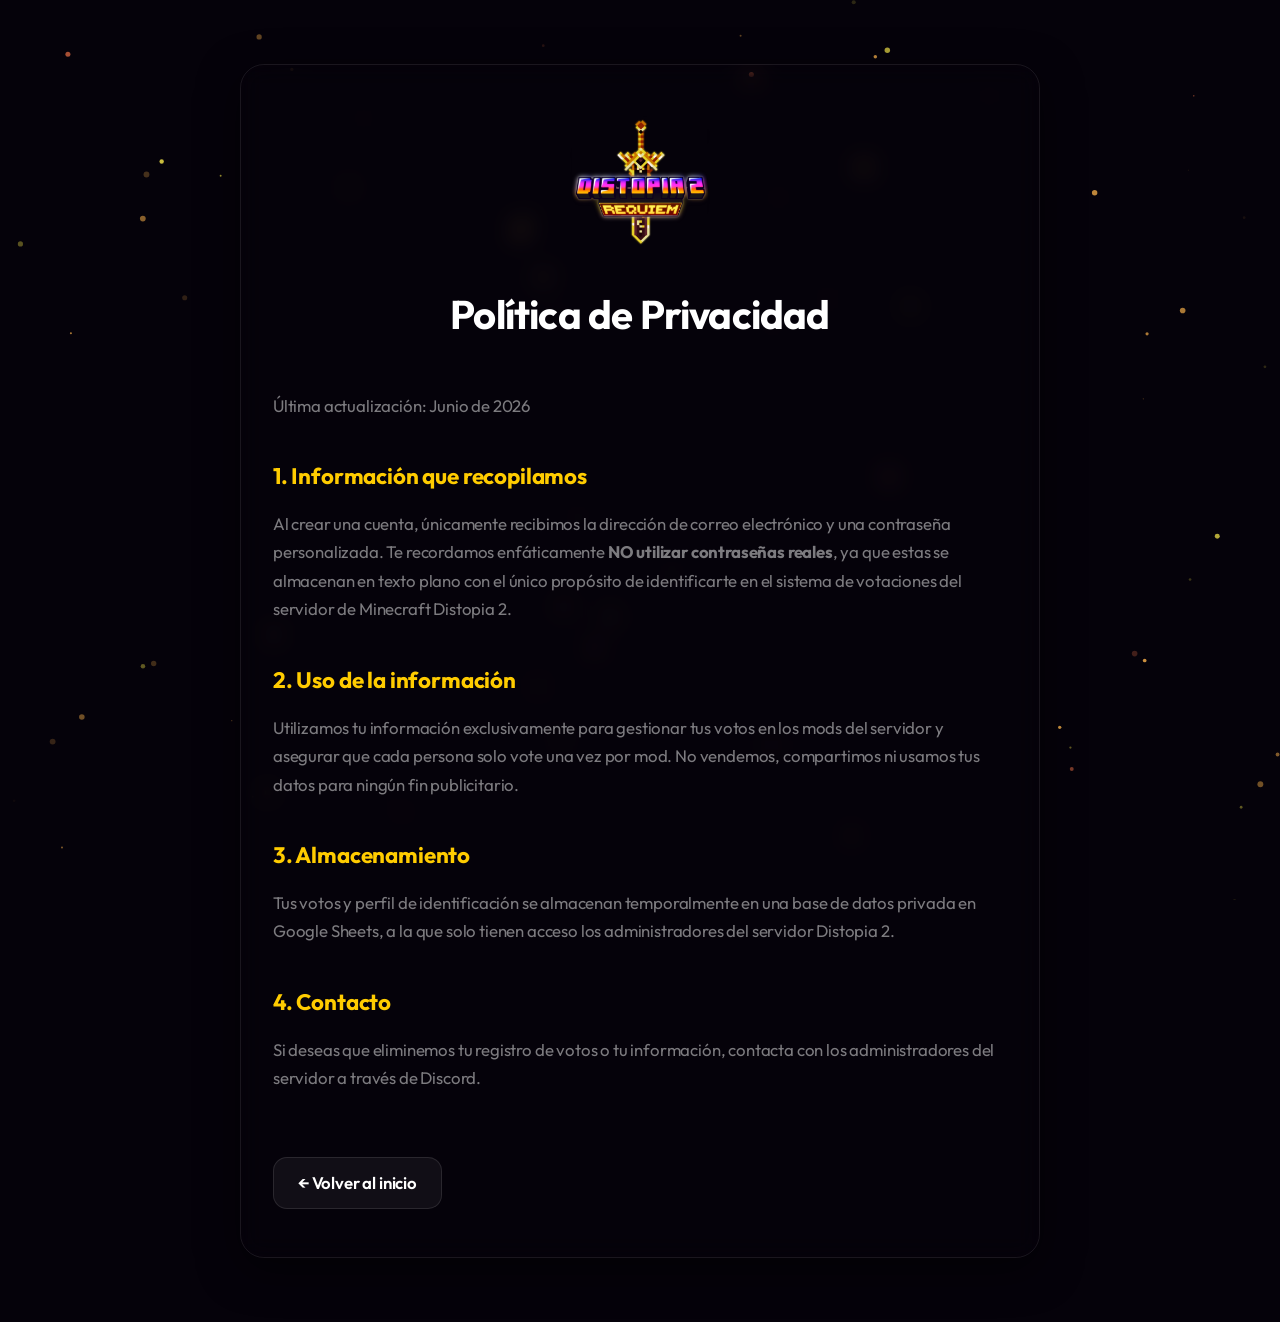
<file: privacy.html>
<!DOCTYPE html>
<html lang="es">
<head>
    <meta charset="UTF-8">
    <meta name="viewport" content="width=device-width, initial-scale=1.0">
    <title>Política de Privacidad - Distopia 2: Requiem</title>
    <link rel="icon" type="image/png" href="Recursos/Icon.png">
    <link rel="preconnect" href="https://fonts.googleapis.com">
    <link rel="preconnect" href="https://fonts.gstatic.com" crossorigin>
    <link href="https://fonts.googleapis.com/css2?family=Inter:wght@400;500;600;700&family=Outfit:wght@500;600;700;800;900&display=swap" rel="stylesheet">
    <link rel="stylesheet" href="style.css?v=25">
</head>
<body>
    <canvas id="bg-canvas" aria-hidden="true"></canvas>

    <div class="legal-wrap">
        <header class="legal-header">
            <img src="Recursos/IconTransparente.png" alt="Distopia 2 Logo" class="legal-logo">
            <h1 class="legal-title">Política de Privacidad</h1>
        </header>

        <div class="legal-content">
            <p>Última actualización: Junio de 2026</p>
            
            <h2>1. Información que recopilamos</h2>
            <p>Al crear una cuenta, únicamente recibimos la dirección de correo electrónico y una contraseña personalizada. Te recordamos enfáticamente <strong>NO utilizar contraseñas reales</strong>, ya que estas se almacenan en texto plano con el único propósito de identificarte en el sistema de votaciones del servidor de Minecraft Distopia 2.</p>
            
            <h2>2. Uso de la información</h2>
            <p>Utilizamos tu información exclusivamente para gestionar tus votos en los mods del servidor y asegurar que cada persona solo vote una vez por mod. No vendemos, compartimos ni usamos tus datos para ningún fin publicitario.</p>

            <h2>3. Almacenamiento</h2>
            <p>Tus votos y perfil de identificación se almacenan temporalmente en una base de datos privada en Google Sheets, a la que solo tienen acceso los administradores del servidor Distopia 2.</p>

            <h2>4. Contacto</h2>
            <p>Si deseas que eliminemos tu registro de votos o tu información, contacta con los administradores del servidor a través de Discord.</p>
            
            <a href="./index.html" class="legal-back">← Volver al inicio</a>
        </div>
    </div>

    <!-- Script for background canvas only -->
    <script>
        function initBlobBg() {
          const canvas = document.getElementById("bg-canvas");
          if (!canvas) return;
          const ctx = canvas.getContext("2d");
        
          let W = 0, H = 0;
          function resize() { W = canvas.width = window.innerWidth; H = canvas.height = window.innerHeight; }
          window.addEventListener("resize", resize); resize();
        
          const sparks = [];
          const numSparks = 85;
        
          for (let i = 0; i < numSparks; i++) {
            sparks.push({
              x: Math.random() * W,
              y: Math.random() * H,
              vx: (Math.random() - 0.5) * 1.2,
              vy: -(Math.random() * 1.5 + 0.5),
              radius: Math.random() * 2.5 + 0.5,
              alpha: Math.random() * 0.8 + 0.2,
              fadeRate: Math.random() * 0.008 + 0.002,
              hue: Math.random() < 0.5 ? 35 : (Math.random() < 0.5 ? 15 : 55),
              swayOffset: Math.random() * Math.PI * 2,
              swaySpeed: Math.random() * 0.03 + 0.01
            });
          }
        
          function draw() {
            ctx.clearRect(0, 0, W, H);
            sparks.forEach(s => {
              s.x += s.vx + Math.sin(s.swayOffset) * 0.4;
              s.swayOffset += s.swaySpeed;
              s.y += s.vy;
              s.alpha -= s.fadeRate;
              if (s.alpha <= 0 || s.y < -10) {
                s.y = H + 10;
                s.x = Math.random() * W;
                s.alpha = Math.random() * 0.8 + 0.2;
                s.radius = Math.random() * 2.5 + 0.5;
                s.vx = (Math.random() - 0.5) * 1.2;
                s.vy = -(Math.random() * 1.5 + 0.5);
              }
              ctx.beginPath();
              ctx.arc(s.x, s.y, s.radius, 0, Math.PI * 2);
              ctx.fillStyle = `hsla(${s.hue}, 100%, 65%, ${s.alpha})`;
              ctx.fill();
            });
            requestAnimationFrame(draw);
          }
          draw();
        }
        initBlobBg();
    </script>
</body>
</html>
</file>
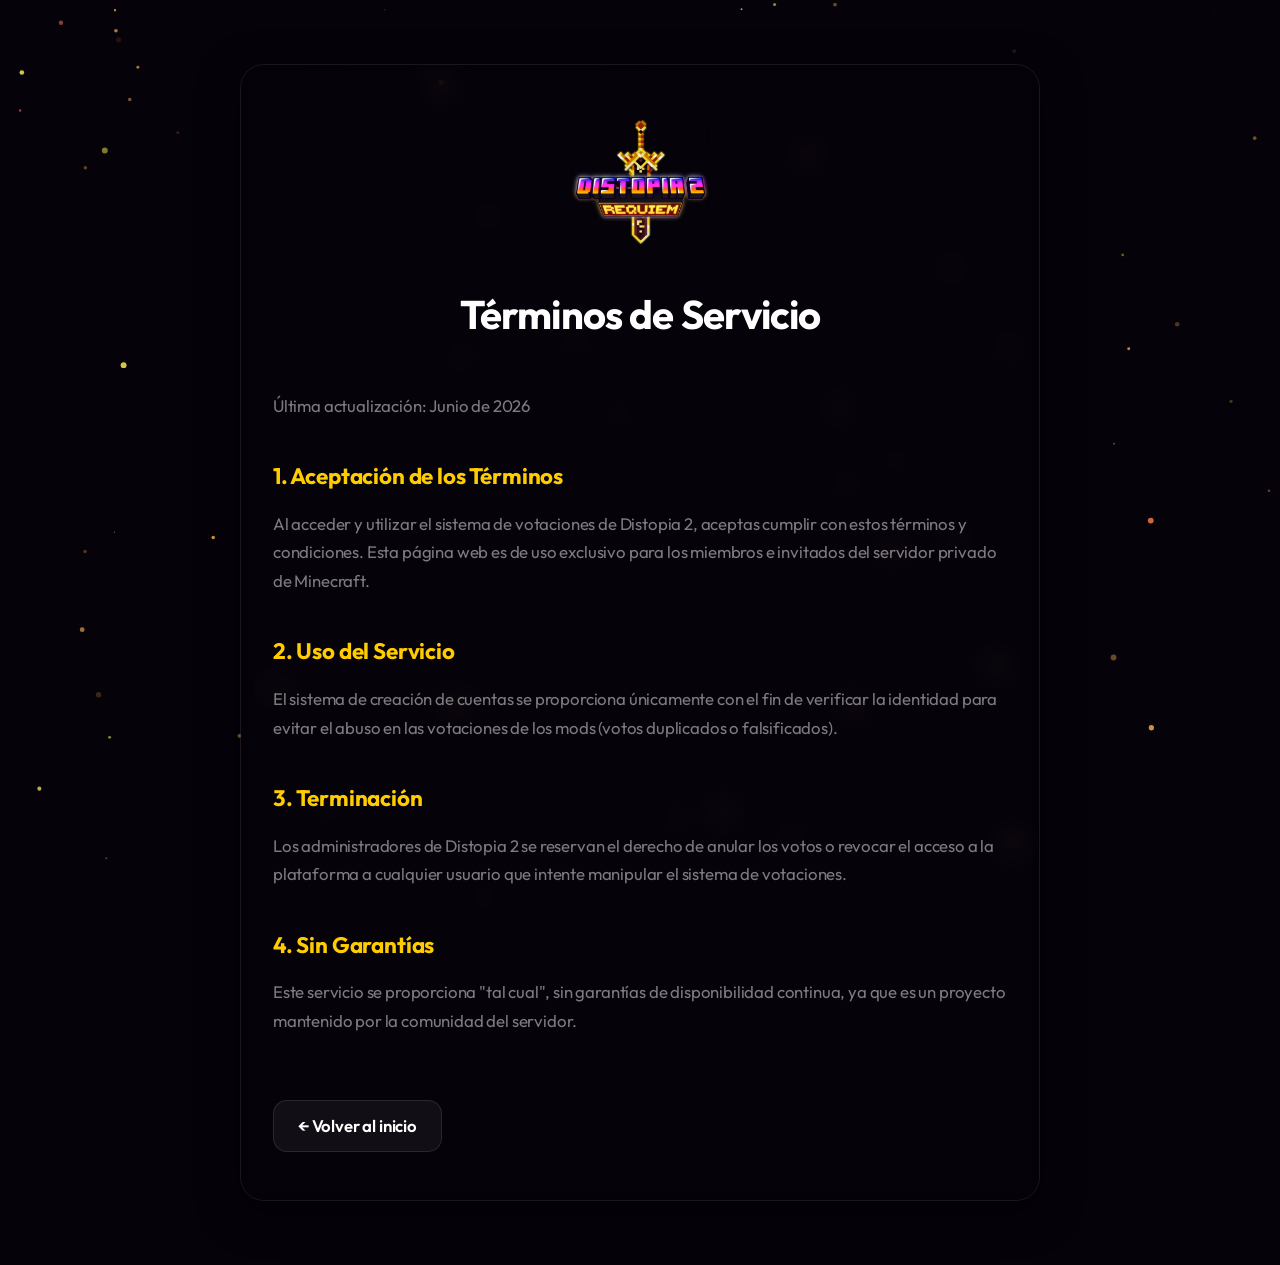
<file: terms.html>
<!DOCTYPE html>
<html lang="es">
<head>
    <meta charset="UTF-8">
    <meta name="viewport" content="width=device-width, initial-scale=1.0">
    <title>Términos de Servicio - Distopia 2: Requiem</title>
    <link rel="icon" type="image/png" href="Recursos/Icon.png">
    <link rel="preconnect" href="https://fonts.googleapis.com">
    <link rel="preconnect" href="https://fonts.gstatic.com" crossorigin>
    <link href="https://fonts.googleapis.com/css2?family=Inter:wght@400;500;600;700&family=Outfit:wght@500;600;700;800;900&display=swap" rel="stylesheet">
    <link rel="stylesheet" href="style.css?v=25">
</head>
<body>
    <canvas id="bg-canvas" aria-hidden="true"></canvas>

    <div class="legal-wrap">
        <header class="legal-header">
            <img src="Recursos/IconTransparente.png" alt="Distopia 2 Logo" class="legal-logo">
            <h1 class="legal-title">Términos de Servicio</h1>
        </header>

        <div class="legal-content">
            <p>Última actualización: Junio de 2026</p>
            
            <h2>1. Aceptación de los Términos</h2>
            <p>Al acceder y utilizar el sistema de votaciones de Distopia 2, aceptas cumplir con estos términos y condiciones. Esta página web es de uso exclusivo para los miembros e invitados del servidor privado de Minecraft.</p>
            
            <h2>2. Uso del Servicio</h2>
            <p>El sistema de creación de cuentas se proporciona únicamente con el fin de verificar la identidad para evitar el abuso en las votaciones de los mods (votos duplicados o falsificados).</p>

            <h2>3. Terminación</h2>
            <p>Los administradores de Distopia 2 se reservan el derecho de anular los votos o revocar el acceso a la plataforma a cualquier usuario que intente manipular el sistema de votaciones.</p>

            <h2>4. Sin Garantías</h2>
            <p>Este servicio se proporciona "tal cual", sin garantías de disponibilidad continua, ya que es un proyecto mantenido por la comunidad del servidor.</p>
            
            <a href="./index.html" class="legal-back">← Volver al inicio</a>
        </div>
    </div>

    <!-- Script for background canvas only -->
    <script>
        function initBlobBg() {
          const canvas = document.getElementById("bg-canvas");
          if (!canvas) return;
          const ctx = canvas.getContext("2d");
        
          let W = 0, H = 0;
          function resize() { W = canvas.width = window.innerWidth; H = canvas.height = window.innerHeight; }
          window.addEventListener("resize", resize); resize();
        
          const sparks = [];
          const numSparks = 85;
        
          for (let i = 0; i < numSparks; i++) {
            sparks.push({
              x: Math.random() * W,
              y: Math.random() * H,
              vx: (Math.random() - 0.5) * 1.2,
              vy: -(Math.random() * 1.5 + 0.5),
              radius: Math.random() * 2.5 + 0.5,
              alpha: Math.random() * 0.8 + 0.2,
              fadeRate: Math.random() * 0.008 + 0.002,
              hue: Math.random() < 0.5 ? 35 : (Math.random() < 0.5 ? 15 : 55),
              swayOffset: Math.random() * Math.PI * 2,
              swaySpeed: Math.random() * 0.03 + 0.01
            });
          }
        
          function draw() {
            ctx.clearRect(0, 0, W, H);
            sparks.forEach(s => {
              s.x += s.vx + Math.sin(s.swayOffset) * 0.4;
              s.swayOffset += s.swaySpeed;
              s.y += s.vy;
              s.alpha -= s.fadeRate;
              if (s.alpha <= 0 || s.y < -10) {
                s.y = H + 10;
                s.x = Math.random() * W;
                s.alpha = Math.random() * 0.8 + 0.2;
                s.radius = Math.random() * 2.5 + 0.5;
                s.vx = (Math.random() - 0.5) * 1.2;
                s.vy = -(Math.random() * 1.5 + 0.5);
              }
              ctx.beginPath();
              ctx.arc(s.x, s.y, s.radius, 0, Math.PI * 2);
              ctx.fillStyle = `hsla(${s.hue}, 100%, 65%, ${s.alpha})`;
              ctx.fill();
            });
            requestAnimationFrame(draw);
          }
          draw();
        }
        initBlobBg();
    </script>
</body>
</html>
</file>
<file: style.css>
/* ================================================================
   DISTOPIA 2 — style.css v9
   Design: Dark Vibrant · Glassmorphism Premium · Gaming Identity
   Mobile-First · Neon Accents · Aurora Background
   ================================================================ */

/* ── Reset & Tokens ─────────────────────────────────────────── */
*, *::before, *::after { box-sizing: border-box; margin: 0; padding: 0; }
/* CRITICAL: [hidden] must always win over CSS display rules on modals */
[hidden] { display: none !important; }
:root {
  /* ── Dark Palette ── */
  --bg:       #05020a;
  --bg2:      #0f0312;
  --glass:    rgba(255,255,255,0.042);
  --glass-h:  rgba(255,255,255,0.072);
  --glass-b:  rgba(255,255,255,0.08);
  --border:   rgba(255,255,255,0.085);
  --border-h: rgba(255,255,255,0.16);
  --border-s: rgba(255,255,255,0.28);

  /* ── Neon Accents ── */
  --violet:   #ffcc00;
  --violet-d: rgba(255,204,0,0.14);
  --violet-r: rgba(255,204,0,0.38);
  --cyan:     #00ccff;
  --cyan-d:   rgba(0,204,255,0.12);
  --magenta:  #e879f9;
  --orange:   #ff6a00;
  --orange-d: rgba(255,106,0,0.15);
  --orange-r: rgba(255,106,0,0.55);
  --green:    #4ade80;
  --green-d:  rgba(74,222,128,0.15);
  --red:      #f87171;
  --red-d:    rgba(248,113,113,0.15);

  /* ── Text ── */
  --t1: #ffffff;
  --t2: rgba(255,255,255,0.80);
  --t3: rgba(255,255,255,0.48);
  --t4: rgba(255,255,255,0.24);
  --t5: rgba(255,255,255,0.10);

  /* ── Glows ── */
  --glow-v:  0 0 28px rgba(255,204,0,0.45), 0 0 70px rgba(255,204,0,0.18);
  --glow-c:  0 0 28px rgba(0,204,255,0.40),  0 0 70px rgba(0,204,255,0.15);
  --glow-o:  0 0 18px rgba(255,106,0,0.65),  0 0 45px rgba(255,106,0,0.28);
  --glow-g:  0 0 18px rgba(74,222,128,0.50),  0 0 45px rgba(74,222,128,0.22);

  /* ── Geometry ── */
  --r-xs: 6px; --r-sm: 10px; --r-md: 14px;
  --r-lg: 18px; --r-xl: 24px; --r-2xl: 32px;
  --r-pill: 999px;

  /* ── Typography ── */
  --font-body: 'Outfit', system-ui, sans-serif;
  --font-head: 'Outfit', system-ui, sans-serif;
  --font-mc:   'Outfit', sans-serif;

  /* ── Blur ── */
  --blur-sm: blur(12px);
  --blur-md: blur(22px);
  --blur-lg: blur(48px);
}

html { scroll-behavior: smooth; }
body {
  font-family: var(--font-body);
  background: var(--bg);
  color: var(--t2);
  min-height: 100vh;
  overflow-x: hidden;
  -webkit-font-smoothing: antialiased;
  letter-spacing: -0.01em;
  line-height: 1.5;
  font-size: 1.05rem; /* Increased base font size */
}

body.site-bg-sky {
  background: linear-gradient(to bottom, rgba(5,2,10,0.7) 0%, rgba(5,2,10,0.95) 100%), url('Recursos/Minecraft/menubackgroundsky.png') center top / cover fixed no-repeat;
}

/* ── Canvas background ──────────────────────────────────────── */
#bg-canvas {
  position: fixed; inset: 0; width: 100%; height: 100%;
  pointer-events: none; z-index: 0;
}

/* ── Z-stack ─────────────────────────────────────────────────── */
.auth-corner         { z-index: 100; }
#modal-overlay       { z-index: 200; }
.auth-modal-overlay  { z-index: 210; }
.toast               { z-index: 300; }

/* ── Utility ─────────────────────────────────────────────────── */
.sr-only { position: absolute; width:1px; height:1px; overflow:hidden; clip:rect(0,0,0,0); white-space:nowrap; }
.hidden  { display: none !important; }

/* ══════════════════════════════════════════════════════════════
   AUTH CORNER
══════════════════════════════════════════════════════════════ */
.auth-corner {
  position: fixed; top: 1.1rem; right: 1.25rem;
  display: flex; align-items: center; gap: 0.75rem;
  z-index: 100;
}
.login-wrapper { position: relative; display: inline-flex; cursor: pointer; }
.login-visual {
  display: flex; align-items: center; gap: 0.55rem;
  padding: 0.5rem 1.1rem;
  background: var(--glass);
  backdrop-filter: var(--blur-sm); -webkit-backdrop-filter: var(--blur-sm);
  border: 1px solid var(--border-h);
  border-radius: var(--r-pill);
  font-size: 0.78rem; font-weight: 600; color: var(--t1);
  white-space: nowrap; cursor: pointer;
  transition: background 0.2s, box-shadow 0.2s, border-color 0.2s;
}
.login-wrapper:hover .login-visual {
  background: var(--glass-h); border-color: var(--violet-r);
  box-shadow: var(--glow-v);
}
.gis-overlay {
  position: absolute; inset: 0; opacity: 0;
  overflow: hidden; border-radius: var(--r-pill); cursor: pointer;
}
.gis-overlay > div, .gis-overlay > iframe { width:100% !important; height:100% !important; }

.user-chip {
  display: flex; align-items: center; gap: 0.55rem;
  padding: 0.3rem 0.85rem 0.3rem 0.4rem;
  background: var(--glass);
  backdrop-filter: var(--blur-sm); -webkit-backdrop-filter: var(--blur-sm);
  border: 1px solid var(--border-h);
  border-radius: var(--r-pill);
  box-shadow: 0 4px 20px rgba(0,0,0,0.3);
}
.chip-avatar { width: 26px; height: 26px; border-radius: 50%; object-fit: cover; }
.chip-info { display: flex; flex-direction: column; }
.chip-name  { font-size: 0.73rem; font-weight: 700; color: var(--t1); line-height: 1.2; }
.chip-email { font-size: 0.6rem; color: var(--t4); }
.chip-logout {
  display: flex; align-items: center; justify-content: center;
  width: 22px; height: 22px; border-radius: 50%;
  background: rgba(255,255,255,0.06); border: 1px solid var(--border);
  color: var(--t3); cursor: pointer; transition: all 0.15s;
}
.chip-logout:hover { background: rgba(248,113,113,0.18); border-color: rgba(248,113,113,0.5); color: var(--red); }

/* ══════════════════════════════════════════════════════════════
   HEADER
══════════════════════════════════════════════════════════════ */
.site-header {
  position: relative; z-index: 10;
  padding: 4.5rem 2rem 2rem;
  max-width: 1600px; margin: 0 auto;
}
.header-inner {
  display: flex; align-items: flex-end; justify-content: space-between;
  gap: 2rem; flex-wrap: wrap;
}
.header-brand { display: flex; align-items: center; gap: 1.5rem; }
.header-logo {
  height: 220px; width: auto;
  border-radius: 12%;
  filter: drop-shadow(0 0 22px rgba(255,204,0,0.4));
  flex-shrink: 0; transition: filter 0.3s, transform 0.3s;
}
.header-logo:hover { filter: drop-shadow(0 0 36px rgba(255,106,0,0.6)); transform: scale(1.02); }
.header-text { display: flex; flex-direction: column; gap: 0.2rem; }
.header-eyebrow {
  font-size: 0.65rem; font-weight: 600; letter-spacing: 0.18em;
  color: var(--violet); text-transform: uppercase;
}
.header-title {
  font-family: var(--font-head);
  font-size: clamp(2rem, 5vw, 3.8rem);
  font-weight: 800; letter-spacing: -0.04em; line-height: 1;
  color: #ffffff;
  text-shadow:
    0 0 40px rgba(255,255,255,0.55),
    0 0 80px rgba(167,139,250,0.20),
    0 2px 10px rgba(0,0,0,0.4);
}
.header-subtitle {
  font-size: 0.82rem; color: var(--t3); max-width: 40ch; line-height: 1.5; margin-top: 0.3rem;
}

.header-stats {
  display: flex; align-items: center; gap: 1.5rem;
  padding: 0.8rem 1.5rem;
  background: var(--glass);
  backdrop-filter: var(--blur-sm); -webkit-backdrop-filter: var(--blur-sm);
  border: 1px solid var(--border);
  border-radius: var(--r-lg);
  flex-shrink: 0;
}
.hstat { display: flex; flex-direction: column; align-items: center; gap: 0.1rem; }
.hstat-val {
  font-family: var(--font-head);
  font-size: 1.5rem; font-weight: 800; color: var(--t1); line-height: 1;
}
.hstat-lbl { font-size: 0.58rem; color: var(--t4); text-transform: uppercase; letter-spacing: 0.1em; }
.hstat-div { width: 1px; height: 1.75rem; background: var(--border); }

.header-rule {
  margin-top: 1.5rem; height: 1px;
  background: linear-gradient(90deg, transparent, rgba(167,139,250,0.55) 30%, rgba(34,211,238,0.55) 70%, transparent);
  box-shadow: 0 0 18px rgba(167,139,250,0.22);
}

/* ══ NAV TABS ══════════════════════════════════════════════════════ */
.site-nav {
  display: flex; gap: 0.4rem; align-items: center;
  padding: 1rem 2rem 0.5rem;
}
.nav-tab {
  display: flex; align-items: center; gap: 0.45rem;
  padding: 0.52rem 1.2rem;
  background: var(--glass);
  backdrop-filter: var(--blur-sm); -webkit-backdrop-filter: var(--blur-sm);
  border: 1px solid var(--border);
  border-radius: var(--r-pill);
  font-family: var(--font-head); font-size: 0.75rem; font-weight: 700;
  color: var(--t3); letter-spacing: 0.05em; cursor: pointer;
  transition: all 0.22s;
}
.nav-tab:hover { background: var(--glass-h); color: var(--t2); border-color: var(--border-h); }
.nav-tab.active {
  background: rgba(167,139,250,0.13);
  border-color: rgba(167,139,250,0.5);
  color: var(--violet);
  box-shadow: 0 0 18px rgba(167,139,250,0.22), inset 0 1px 0 rgba(255,255,255,0.08);
}

/* ══════════════════════════════════════════════════════════════
   LOADING
══════════════════════════════════════════════════════════════ */
.loading-state {
  display: flex; flex-direction: column; align-items: center; justify-content: center;
  min-height: 40vh; gap: 1.25rem;
}
.spinner-ring {
  width: 42px; height: 42px;
  border: 2.5px solid var(--border);
  border-top-color: var(--violet);
  border-radius: 50%;
  animation: spin 0.8s linear infinite;
}
.loading-text { font-size: 0.82rem; color: var(--t3); font-weight: 500; }
@keyframes spin { to { transform: rotate(360deg); } }

/* ══════════════════════════════════════════════════════════════
   MAIN & SECTIONS
══════════════════════════════════════════════════════════════ */
#app { position: relative; z-index: 10; padding-bottom: 5rem; }

/* ══════════════════════════════════════════════════════════════
   SEARCH & FILTERS
══════════════════════════════════════════════════════════════ */
.controls-bar {
  display: flex; flex-wrap: wrap; gap: 1rem;
  padding: 0 2rem; margin: 1rem 0 2.5rem;
  align-items: center; justify-content: space-between;
}
.search-box {
  flex: 1; min-width: 280px; max-width: 500px;
  position: relative; display: flex; align-items: center;
}
.search-box svg {
  position: absolute; left: 1rem; color: var(--t4);
  pointer-events: none;
}
.search-box input {
  width: 100%; padding: 0.8rem 1rem 0.8rem 2.8rem;
  background: var(--glass); border: 1px solid var(--border);
  border-radius: var(--r-pill); color: var(--t1);
  font-family: var(--font-body); font-size: 0.9rem;
  transition: all 0.2s; outline: none;
}
.search-box input:focus {
  background: rgba(0,0,0,0.6); border-color: var(--violet);
  box-shadow: 0 0 15px rgba(139,92,246,0.25);
}
.filter-box {
  display: flex; gap: 0.75rem; flex-wrap: wrap;
}
.filter-box select {
  padding: 0.7rem 2.2rem 0.7rem 1.2rem;
  background: var(--glass) url("data:image/svg+xml,%3Csvg xmlns='http://www.w3.org/2000/svg' width='16' height='16' fill='none' stroke='%23a1a1aa' stroke-width='2' stroke-linecap='round'%3E%3Cpolyline points='4 6 8 10 12 6'/%3E%3C/svg%3E") no-repeat right 0.8rem center;
  border: 1px solid var(--border); border-radius: var(--r-pill);
  color: var(--t2); font-family: var(--font-body); font-size: 0.82rem; font-weight: 600;
  appearance: none; -webkit-appearance: none; cursor: pointer;
  transition: all 0.2s; outline: none;
}
.filter-box select:hover, .filter-box select:focus {
  border-color: var(--violet-r); color: var(--t1); background-color: rgba(255,255,255,0.06);
}
.filter-box select option {
  background: var(--bg); color: var(--t1);
}

.results-grid {
  display: grid;
  grid-template-columns: repeat(auto-fill, minmax(280px, 1fr));
  gap: 1.5rem; padding: 0 2rem 4rem;
}
.no-results {
  grid-column: 1 / -1; padding: 4rem 1rem;
  text-align: center; color: var(--t3); font-size: 1.1rem;
  background: var(--glass); border-radius: var(--r-xl); border: 1px dashed var(--border-h);
}

.section-block { margin-bottom: 3.5rem; }

.section-rule {
  height: 1px; margin: 0 2rem 2rem;
  background: linear-gradient(90deg, transparent, rgba(167,139,250,0.4) 25%, rgba(34,211,238,0.4) 75%, transparent);
  box-shadow: 0 0 14px rgba(167,139,250,0.18);
}

.section-head {
  display: flex; align-items: center; justify-content: space-between;
  padding: 0 2rem; margin-bottom: 1.25rem;
  flex-wrap: wrap; gap: 0.75rem;
}
.section-label-wrap { 
  position: relative;
  display: inline-flex; 
  align-items: center; 
  justify-content: center;
  gap: 0.75rem; 
  padding: 0.8rem 2.8rem;
  z-index: 1;
  animation: badgeGlowPulse 4s infinite alternate;
}
.section-label-wrap::before {
  content: ""; position: absolute; inset: 0; z-index: -2;
  background: linear-gradient(135deg, #ffcc00 0%, #ffcc00 20%, #4a2b85 50%, #ffcc00 80%, #ffcc00 100%);
  background-size: 300% 300%;
  animation: borderShimmer 4s cubic-bezier(0.4, 0, 0.2, 1) infinite;
  clip-path: polygon(0 0, calc(100% - 20px) 0, 100% 20px, 100% 100%, 20px 100%, 0 calc(100% - 20px));
}
.section-label-wrap::after {
  content: ""; position: absolute; inset: 3px; z-index: -1;
  background: linear-gradient(145deg, #0a061c 0%, #170d30 100%);
  clip-path: polygon(0 0, calc(100% - 18px) 0, 100% 18px, 100% 100%, 18px 100%, 0 calc(100% - 18px));
}
.section-label {
  font-family: var(--font-head);
  font-size: clamp(1.2rem, 2.4vw, 1.7rem);
  font-weight: 900; letter-spacing: 0.05em;
  line-height: 1;
  background: linear-gradient(110deg, #ffaa00 0%, #ffcc00 30%, #ffffff 50%, #ffcc00 70%, #ffaa00 100%);
  background-size: 200% auto;
  -webkit-background-clip: text;
  -webkit-text-fill-color: transparent;
  background-clip: text;
  animation: goldShine 3.5s linear infinite;
  filter: drop-shadow(0 2px 4px rgba(0,0,0,0.8));
  text-transform: uppercase;
}
@keyframes goldShine {
  to { background-position: 200% center; }
}
@keyframes borderShimmer {
  0% { background-position: 0% 50%; }
  50% { background-position: 100% 50%; }
  100% { background-position: 0% 50%; }
}
@keyframes badgeGlowPulse {
  0% { filter: drop-shadow(0 8px 16px rgba(0,0,0,0.8)) drop-shadow(0 0 10px rgba(167,139,250,0.3)); }
  100% { filter: drop-shadow(0 8px 16px rgba(0,0,0,0.8)) drop-shadow(0 0 25px rgba(255,204,0,0.5)); }
}
.section-tag {
  padding: 0.18rem 0.65rem;
  background: rgba(0,0,0,0.4); border: 1px solid rgba(255,204,0,0.5);
  border-radius: var(--r-pill);
  font-size: 0.65rem; font-weight: 800; color: #ffcc00;
  letter-spacing: 0.07em; text-transform: uppercase;
  box-shadow: 0 0 10px rgba(0,0,0,0.5);
}
.section-right { display: flex; align-items: center; gap: 0.75rem; }
.section-counter {
  font-family: var(--font-head);
  font-size: 0.72rem; font-weight: 700; color: var(--t4);
  letter-spacing: 0.06em; white-space: nowrap; min-width: 5ch; text-align: right;
}
.section-icon {
  font-size: 1.3rem; line-height: 1;
  filter: drop-shadow(0 0 8px rgba(167,139,250,0.4));
}
.section-score-chip {
  display: flex; align-items: baseline; gap: 0.3rem;
  padding: 0.2rem 0.6rem;
  background: var(--glass); border: 1px solid var(--border);
  border-radius: var(--r-pill);
}
.sscore-val {
  font-family: var(--font-head); font-size: 0.78rem; font-weight: 800; color: var(--t3);
  transition: color 0.2s;
}
.sscore-up { color: var(--green); font-family: var(--font-head); font-size: 0.78rem; font-weight: 800; text-shadow: 0 0 10px rgba(74,222,128,0.55); margin-right: 0.3rem; }
.sscore-down { color: var(--red); font-family: var(--font-head); font-size: 0.78rem; font-weight: 800; text-shadow: 0 0 10px rgba(248,113,113,0.45); }
.sscore-val.pos { color: var(--green); }
.sscore-val.neg { color: var(--red); }
.sscore-lbl { font-size: 0.55rem; color: var(--t4); letter-spacing: 0.07em; text-transform: uppercase; }

/* Section thumbnail nav — hidden (removed from JS) */
.section-thumbs { display: none !important; }
.sthumb { display: none !important; }

/* ══════════════════════════════════════════════════════════════
   SLIDER
══════════════════════════════════════════════════════════════ */
.slider-viewport { position: relative; overflow: hidden; }
.slider-viewport::before, .slider-viewport::after {
  content: ''; position: absolute; top: 0; bottom: 0;
  width: 2.5rem; pointer-events: none; z-index: 4;
}
.slider-viewport::before { left: 0; background: linear-gradient(to right, var(--bg), transparent); }
.slider-viewport::after  { right: 0; background: linear-gradient(to left, var(--bg), transparent); }

.slider-track {
  display: flex; gap: 1.1rem;
  padding: 0.75rem 3.5rem 1.5rem;
  scroll-padding-inline: 3.5rem;
  scroll-snap-type: x mandatory; overflow-x: auto; scroll-behavior: smooth;
  -webkit-overflow-scrolling: touch; scrollbar-width: none;
}
.slider-track::-webkit-scrollbar { display: none; }

.slider-nav {
  position: absolute; top: 50%; transform: translateY(-50%); z-index: 5;
  width: 36px; height: 36px;
  display: flex; align-items: center; justify-content: center;
  background: rgba(12,8,32,0.85);
  backdrop-filter: var(--blur-sm); -webkit-backdrop-filter: var(--blur-sm);
  border: 1px solid var(--border-h); border-radius: 50%;
  color: var(--t1); font-size: 1.15rem; cursor: pointer;
  transition: all 0.2s;
}
.slider-nav:hover { border-color: var(--violet-r); box-shadow: var(--glow-v); }
.slider-nav.prev { left: 0.4rem; }
.slider-nav.next { right: 0.4rem; }
.slider-nav:disabled { opacity: 0.2; cursor: default; }

.slider-dots {
  display: flex; justify-content: center; gap: 0.4rem;
  padding: 0 2rem; margin-top: 0.4rem;
}
.sdot {
  width: 5px; height: 5px; border-radius: 50%;
  background: var(--border-h); border: none; cursor: pointer;
  transition: all 0.28s; padding: 0;
}
.sdot.active {
  width: 18px; border-radius: var(--r-pill);
  background: var(--violet);
  box-shadow: 0 0 8px rgba(167,139,250,0.6);
}

/* ══════════════════════════════════════════════════════════════
   MOD CARD
══════════════════════════════════════════════════════════════ */
.mod-card {
  position: relative; scroll-snap-align: start;
  flex: 0 0 clamp(250px, 72vw, 306px);
  background: linear-gradient(145deg, rgba(255,255,255,0.065) 0%, rgba(255,255,255,0.025) 100%);
  backdrop-filter: var(--blur-md) saturate(160%);
  -webkit-backdrop-filter: var(--blur-md) saturate(160%);
  border: 1px solid rgba(255,255,255,0.11);
  border-radius: var(--r-xl);
  overflow: hidden;
  box-shadow:
    0 8px 32px rgba(0,0,0,0.45),
    0 1px 0 rgba(255,255,255,0.08) inset,
    0 -1px 0 rgba(0,0,0,0.3) inset;
  transition:
    transform 0.3s cubic-bezier(0.34,1.56,0.64,1),
    box-shadow 0.3s, border-color 0.3s;
  cursor: pointer; will-change: transform;
}
/* Mouse-tracking specular refraction (Apple glass effect) */
.mod-card::before {
  content: '';
  position: absolute; inset: 0;
  background: radial-gradient(
    circle at var(--mx, 50%) var(--my, 50%),
    rgba(255,255,255,0.09) 0%,
    rgba(255,255,255,0.03) 35%,
    transparent 65%
  );
  border-radius: inherit;
  pointer-events: none; z-index: 1;
  opacity: 0; transition: opacity 0.4s;
}
.mod-card:hover::before { opacity: 1; }
/* Top specular highlight line */
.mod-card::after {
  content: '';
  position: absolute; top: 0; left: 8%; right: 8%; height: 1px;
  background: linear-gradient(90deg,
    transparent 0%,
    rgba(255,255,255,0.45) 35%,
    rgba(255,255,255,0.7) 50%,
    rgba(255,255,255,0.45) 65%,
    transparent 100%
  );
  pointer-events: none; z-index: 2;
  opacity: 0.35; transition: opacity 0.3s;
}
.mod-card:hover::after { opacity: 0.7; }
.mod-card:hover {
  transform: translateY(-7px);
  box-shadow:
    0 24px 70px rgba(0,0,0,0.6),
    0 0 40px rgba(167,139,250,0.12),
    0 1px 0 rgba(255,255,255,0.12) inset;
  border-color: rgba(255,255,255,0.18);
}
.mod-card.voted-up   { border-color: rgba(74,222,128,0.25); }
.mod-card.voted-down { border-color: rgba(248,113,113,0.22); }
.mod-card.shake { animation: cardShake 0.32s ease-out; }
@keyframes cardShake {
  0%,100%{transform:translateX(0) translateY(-6px)}
  20%{transform:translateX(-4px) translateY(-6px) rotate(-0.4deg)}
  40%{transform:translateX(4px)  translateY(-6px) rotate(0.4deg)}
  60%{transform:translateX(-2px) translateY(-6px)}
  80%{transform:translateX(1px)  translateY(-6px)}
}

/* Image */
.mod-thumb {
  position: relative; width: 100%; aspect-ratio: 16/9;
  overflow: hidden; background: rgba(0,0,0,0.3);
}
.mod-thumb-img {
  width: 100%; height: 100%; object-fit: cover; display: block;
  transition: transform 0.5s cubic-bezier(0.25,0.46,0.45,0.94);
}
.mod-card:hover .mod-thumb-img { transform: scale(1.06); }
.thumb-hover {
  position: absolute; inset: 0;
  background: linear-gradient(to top, rgba(4,2,14,0.72) 0%, transparent 55%);
  opacity: 0; transition: opacity 0.22s;
  display: flex; align-items: flex-end; padding: 0.75rem;
}
.mod-card:hover .thumb-hover { opacity: 1; }
.thumb-label { font-size: 0.7rem; font-weight: 600; color: rgba(255,255,255,0.88); letter-spacing: 0.06em; text-transform: uppercase; }
.thumb-count {
  position: absolute; top: 0.55rem; right: 0.55rem;
  padding: 0.16rem 0.5rem;
  background: rgba(0,0,0,0.6); backdrop-filter: blur(8px);
  border: 1px solid rgba(255,255,255,0.12);
  border-radius: var(--r-pill);
  font-size: 0.58rem; font-weight: 700; color: var(--t2);
}

/* Card body */
.mod-body { padding: 0.9rem 0.9rem 0.8rem; }
.mod-title-row {
  display: flex; align-items: flex-start; justify-content: space-between;
  gap: 0.4rem; margin-bottom: 0.2rem;
}
.mod-tags-row {
  display: flex; flex-wrap: wrap; gap: 0.4rem; margin-bottom: 0.5rem;
}
.mod-name {
  font-family: var(--font-head);
  font-size: 1.15rem; font-weight: 800; color: var(--t1);
  line-height: 1.2; letter-spacing: -0.03em; flex: 1;
  cursor: pointer; transition: color 0.18s;
}
.mod-name:hover { color: var(--violet); }
.mod-type-tag {
  padding: 0.14rem 0.42rem;
  background: var(--violet-d); border: 1px solid var(--violet-r);
  border-radius: var(--r-xs);
  font-size: 0.52rem; font-weight: 800; color: var(--violet);
  letter-spacing: 0.12em; text-transform: uppercase; flex-shrink: 0;
}
.mod-excerpt {
  font-size: 0.85rem; line-height: 1.5; color: var(--t3);
  display: -webkit-box; -webkit-line-clamp: 2; -webkit-box-orient: vertical;
  overflow: hidden; margin-bottom: 0.7rem;
}

/* Mod status — inline in title row (replaces generic MOD tag) */
.mod-type-tag.status-inline.status-confirmed { background: rgba(74,222,128,0.16); border-color: rgba(74,222,128,0.5); color: var(--green); }
.mod-type-tag.status-inline.status-pending   { background: rgba(251,146,60,0.16);  border-color: rgba(251,146,60,0.5);  color: var(--orange); }
.mod-type-tag.status-inline.status-removed   { background: rgba(248,113,113,0.16); border-color: rgba(248,113,113,0.45); color: var(--red); }
.mod-type-tag.status-inline.status-rp        { background: rgba(236,72,153,0.16); border-color: rgba(236,72,153,0.5); color: #ec4899; }

/* Vote row */
.vote-row {
  display: flex; align-items: center; justify-content: space-between;
  padding-top: 0.65rem; border-top: 1px solid var(--border);
}
.score-split { display: flex; align-items: center; gap: 0.6rem; }
.score-pill { display: flex; align-items: center; gap: 0.2rem; }
.score-up { color: var(--green); text-shadow: 0 0 10px rgba(74,222,128,0.35); }
.score-down { color: var(--red); text-shadow: 0 0 10px rgba(248,113,113,0.25); }
.score-val {
  font-family: var(--font-head);
  font-size: 1.05rem; font-weight: 800;
  transition: color 0.2s, transform 0.2s;
}
.score-val.bump { animation: scorePop 0.32s cubic-bezier(0.34,1.56,0.64,1); }
@keyframes scorePop { 0%{transform:scale(1.65)} 100%{transform:scale(1)} }
.score-lbl { font-size: 0.58rem; color: var(--t4); letter-spacing: 0.08em; text-transform: uppercase; }

.vote-group { display: flex; gap: 0.3rem; }
.vote-btn-card {
  display: flex; align-items: center; justify-content: center;
  width: 30px; height: 30px; border-radius: var(--r-sm);
  background: var(--glass-b); border: 1px solid var(--border);
  color: var(--t3); cursor: pointer;
  transition: background 0.15s, border-color 0.15s, color 0.15s, box-shadow 0.15s;
}
.vote-btn-card:hover { background: var(--glass-h); border-color: var(--border-h); color: var(--t1); }
/* Physical stamp press */
.vote-btn-card.stamp { animation: stampPress 0.22s cubic-bezier(0.36,0.07,0.19,0.97); }
@keyframes stampPress {
  0%  {transform:scale(1)}
  35% {transform:scale(0.82) translateY(2px)}
  65% {transform:scale(1.08)}
  100%{transform:scale(1)}
}
.vote-btn-card.up.active { background: var(--green-d); border-color: rgba(74,222,128,0.48); color: var(--green); box-shadow: var(--glow-g); }
.vote-btn-card.dn.active { background: var(--red-d);   border-color: rgba(248,113,113,0.45); color: var(--red);   box-shadow: 0 0 12px rgba(248,113,113,0.35); }
.vote-btn-card.locked { background: rgba(255,255,255,0.03); border-color: rgba(255,255,255,0.06); color: var(--t4); cursor: pointer; }
.vote-btn-card.locked:hover { background: var(--violet-d); border-color: var(--violet-r); color: var(--violet); }
.vote-btn-card.loading { opacity: 0.38; cursor: wait; animation: ldPulse 1.2s ease-in-out infinite; }
@keyframes ldPulse { 0%,100%{opacity:0.38} 50%{opacity:0.2} }

/* ══════════════════════════════════════════════════════════════
   UNVOTED BADGE (neon orange)
══════════════════════════════════════════════════════════════ */
.unvoted-badge {
  position: absolute; top: 8px; left: 8px;
  display: flex; align-items: center; gap: 0.28rem;
  padding: 0.22rem 0.65rem 0.22rem 0.45rem;
  background: var(--orange-d);
  backdrop-filter: blur(14px) saturate(200%);
  -webkit-backdrop-filter: blur(14px) saturate(200%);
  border: 1px solid var(--orange-r);
  border-radius: var(--r-pill);
  box-shadow: var(--glow-o);
  z-index: 5; pointer-events: none; white-space: nowrap;
  animation: badgePulse 2.6s ease-in-out infinite;
}
.unvoted-badge.hidden { display: none; }
.unvoted-bang {
  font-size: 0.65rem; font-weight: 900; color: #ffaa00;
  text-shadow: 0 0 8px rgba(255,170,0,0.9), 0 0 18px rgba(255,120,0,0.65);
  animation: bangWiggle 2.6s ease-in-out infinite;
}
.unvoted-text {
  font-size: 0.58rem; font-weight: 700;
  color: rgba(255,200,100,0.95); letter-spacing: 0.06em; text-transform: uppercase;
}
@keyframes badgePulse {
  0%,100%{ box-shadow: var(--glow-o); border-color: var(--orange-r); }
  50%    { box-shadow: 0 0 22px rgba(251,146,60,0.8), 0 0 55px rgba(251,100,0,0.4); border-color: rgba(255,180,60,0.9); }
}
@keyframes bangWiggle {
  0%,70%,100%{transform:rotate(0)} 72%{transform:rotate(-9deg) scale(1.18)} 76%{transform:rotate(9deg) scale(1.18)} 80%{transform:rotate(-5deg)} 85%{transform:rotate(4deg)}
}

/* ══════════════════════════════════════════════════════════════
   PARTICLES (neon orange/gold)
══════════════════════════════════════════════════════════════ */
.vote-particle { will-change: transform, opacity; }
@keyframes particleFly {
  0%   { opacity: 1;   transform: translate(0,0) scale(1); }
  60%  { opacity: 0.6; }
  100% { opacity: 0;   transform: translate(var(--dx),var(--dy)) scale(0); }
}

/* ══════════════════════════════════════════════════════════════
   MOD DETAIL MODAL
══════════════════════════════════════════════════════════════ */
.modal-backdrop {
  position: fixed; inset: 0; z-index: 200;
  background: rgba(4,2,14,0.72);
  backdrop-filter: var(--blur-sm); -webkit-backdrop-filter: var(--blur-sm);
  display: flex; align-items: center; justify-content: center;
  padding: 1rem; animation: backdropIn 0.2s ease;
}
@keyframes backdropIn { from{opacity:0} to{opacity:1} }

.modal-sheet {
  position: relative; width: 96%; max-width: 1500px; height: 92vh; max-height: 92vh;
  background: linear-gradient(145deg, rgba(10,6,28,0.95), rgba(6,4,18,0.97));
  border: 1px solid rgba(255,255,255,0.3);
  border-radius: var(--r-2xl);
  box-shadow: 0 40px 100px rgba(0,0,0,0.85), 0 0 80px rgba(167,139,250,0.25), inset 0 2px 3px rgba(255,255,255,0.4), inset 0 0 40px rgba(255,255,255,0.1);
  overflow: hidden; display: flex; flex-direction: column;
  animation: modalIn 0.3s cubic-bezier(0.34,1.56,0.64,1);
}
@keyframes modalIn { from{opacity:0;transform:scale(0.93) translateY(18px)} to{opacity:1;transform:none} }

.modal-close-btn {
  position: absolute; top: 1rem; right: 1rem; z-index: 10;
  width: 30px; height: 30px; border-radius: 50%;
  background: rgba(0,0,0,0.65); backdrop-filter: blur(8px); -webkit-backdrop-filter: blur(8px);
  border: 1px solid rgba(255,255,255,0.2);
  color: #fff; cursor: pointer;
  display: flex; align-items: center; justify-content: center;
  transition: all 0.15s;
}
.modal-close-btn:hover { background: rgba(248,113,113,0.8); border-color: var(--red); color: #fff; }

.modal-split {
  display: grid; grid-template-columns: clamp(320px, 28%, 420px) 1fr;
  flex: 1; overflow: hidden; min-height: 0;
}
.modal-left {
  background: rgba(255,255,255,0.06);
  backdrop-filter: blur(24px) saturate(180%); -webkit-backdrop-filter: blur(24px) saturate(180%);
  border-right: 1px solid rgba(255,255,255,0.35);
  box-shadow: 15px 0 40px rgba(0,0,0,0.6), inset -1px 0 15px rgba(255,255,255,0.15);
  z-index: 5;
  overflow-y: auto; position: relative;
  scrollbar-width: thin; scrollbar-color: rgba(255,255,255,0.25) transparent;
}
.modal-left::-webkit-scrollbar { width: 3px; }
.modal-left::-webkit-scrollbar-thumb { background: var(--border-h); border-radius: 2px; }
.modal-left-scroll { padding: 1.75rem; }

.modal-eyebrow { font-size: 0.62rem; font-weight: 600; letter-spacing: 0.15em; color: var(--cyan); text-transform: uppercase; margin-bottom: 0.35rem; }
.modal-title {
  font-family: var(--font-head);
  font-size: clamp(1.8rem, 3.5vw, 2.6rem);
  font-weight: 900;
  letter-spacing: -0.03em; line-height: 1.1; margin-bottom: 1.2rem;
  background: linear-gradient(135deg, #ffcc00 0%, #ff8800 40%, #ff2200 75%, #ffcc00 100%);
  background-size: 200% auto;
  -webkit-background-clip: text; -webkit-text-fill-color: transparent;
  background-clip: text;
  animation: gradientTitle 3.5s linear infinite;
  filter: drop-shadow(0 0 18px rgba(255,255,255,0.3));
}
@keyframes gradientTitle {
  to { background-position: 200% center; }
}
.modal-score-row { margin-bottom: 1.1rem; }
.modal-score-card {
  display: inline-flex; align-items: baseline; gap: 0.35rem;
  padding: 0.45rem 0.9rem;
  background: var(--glass); border: 1px solid var(--border);
  border-radius: var(--r-md);
}
.modal-score-number { font-family: var(--font-head); font-size: 1.6rem; font-weight: 800; color: var(--t1); transition: color 0.2s; }
.score-up .modal-score-number, .score-up svg { color: var(--green); text-shadow: 0 0 16px rgba(74,222,128,0.65); }
.score-down .modal-score-number, .score-down svg { color: var(--red);   text-shadow: 0 0 16px rgba(248,113,113,0.55); }
.modal-score-label { font-size: 0.65rem; color: var(--t3); }

.mmv-score { display: flex; gap: 0.8rem; align-items: center; font-family: var(--font-head); font-weight: 800; font-size: 1.1rem; }
.m-score-up { color: var(--green); }
.m-score-down { color: var(--red); }
.modal-desc {
  font-size: 1rem; line-height: 1.7; color: var(--t2); margin-bottom: 1.5rem;
  background: rgba(255, 255, 255, 0.03);
  border: 1px solid rgba(255, 255, 255, 0.08);
  padding: 1.25rem;
  border-radius: var(--r-lg);
  box-shadow: inset 0 2px 10px rgba(255, 255, 255, 0.02);
}
.auth-modal-logo {
  height: 80px; width: 80px; object-fit: contain;
  margin-bottom: 0.8rem; border-radius: 15%;
}
.modal-desc p:last-child { margin-bottom: 0; }

.modal-actions { display: flex; gap: 0.55rem; flex-wrap: wrap; }
.action-btn {
  flex: 1; min-width: 105px;
  display: flex; align-items: center; justify-content: center; gap: 0.4rem;
  padding: 0.65rem 1rem; border-radius: var(--r-md);
  font-size: 0.78rem; font-weight: 700; letter-spacing: 0.02em;
  cursor: pointer; transition: all 0.2s; border: 1.5px solid;
}
.action-btn.sm { padding: 0.48rem 0.8rem; font-size: 0.72rem; }
.action-btn.support { background: var(--green-d); border-color: rgba(74,222,128,0.38); color: var(--green); }
.action-btn.support:hover, .action-btn.support.active { background: rgba(74,222,128,0.22); border-color: var(--green); box-shadow: var(--glow-g); }
.action-btn.reject  { background: var(--red-d);   border-color: rgba(248,113,113,0.32); color: var(--red); }
.action-btn.reject:hover,  .action-btn.reject.active  { background: rgba(248,113,113,0.22); border-color: var(--red);   box-shadow: 0 0 18px rgba(248,113,113,0.4); }
.action-btn:disabled { opacity: 0.32; cursor: not-allowed; }

/* Bento grid — hidden (replaced by unified carousel) */
.modal-right { position: relative; overflow: hidden; display: flex; flex-direction: column; background: radial-gradient(circle at center, rgba(15,10,35,0.85) 0%, rgba(5,3,15,0.98) 100%); }
.bento-grid { display: none !important; }

/* Gallery carousel — visible on ALL screen sizes */
.modal-gallery {
  display: flex; flex-direction: column;
  flex: 1; position: relative; overflow: hidden;
  min-height: 0;
}
.modal-mobile-vote { display: none; }
.gallery-track {
  display: flex; flex: 1; min-height: 0;
  transition: transform 0.32s cubic-bezier(0.25,0.46,0.45,0.94);
  will-change: transform;
}
.gallery-slide { flex: 0 0 100%; height: 100%; display: flex; align-items: center; justify-content: center; }
.gallery-slide img { width: 100%; height: 100%; object-fit: contain; display: block; }
.gallery-nav {
  position: absolute; top: 50%; transform: translateY(-50%);
  background: rgba(0,0,0,0.55); border: 1px solid var(--border-h); border-radius: 50%;
  color: var(--t1); width: 34px; height: 34px;
  display:flex; align-items:center; justify-content:center; cursor:pointer; font-size:1.1rem;
  transition: all 0.15s;
}
.gallery-nav.prev { left: 0.65rem; }
.gallery-nav.next { right: 0.65rem; }
.gallery-nav:hover { background: rgba(167,139,250,0.22); border-color: var(--violet-r); box-shadow: var(--glow-v); }
.gallery-dots { display:flex; gap:0.35rem; justify-content:center; padding:0.5rem; }
.gallery-dot { width:5px; height:5px; border-radius:50%; background:var(--border-h); border:none; cursor:pointer; padding:0; transition:all 0.2s; }
.gallery-dot.active { background:var(--violet); box-shadow:0 0 6px rgba(167,139,250,0.6); width:16px; border-radius:var(--r-pill); }
.gallery-counter { position:absolute; bottom:0.5rem; left:0.55rem; background:rgba(0,0,0,0.65); border:1px solid var(--border); border-radius:var(--r-pill); padding:0.15rem 0.55rem; font-size:0.62rem; color:var(--t2); font-weight:600; }

/* ══════════════════════════════════════════════════════════════
   AUTH MODAL — Premium dark glassmorphism
══════════════════════════════════════════════════════════════ */
.auth-modal-overlay {
  position: fixed; inset: 0; z-index: 210;
  background: rgba(4,2,14,0.75);
  backdrop-filter: var(--blur-sm); -webkit-backdrop-filter: var(--blur-sm);
  display: flex; align-items: center; justify-content: center;
  padding: 1rem;
}
/* Fade-in when visible */
.auth-modal-overlay:not([hidden]) { animation: backdropIn 0.25s ease forwards; }
/* Fade-out on close */
.auth-modal-overlay.closing {
  animation: backdropOut 0.25s ease forwards;
  pointer-events: none;
}
@keyframes backdropOut { from{opacity:1} to{opacity:0} }

.auth-modal-sheet {
  position: relative; width: 100%; max-width: 840px;
  background: linear-gradient(145deg, rgba(10,6,30,0.97), rgba(6,3,18,0.99));
  border: 1px solid var(--border-h);
  border-radius: var(--r-2xl);
  box-shadow: 0 40px 100px rgba(0,0,0,0.75), 0 0 50px rgba(139,92,246,0.12);
  overflow: hidden;
  animation: modalIn 0.32s cubic-bezier(0.34,1.56,0.64,1);
}
.auth-modal-closing {
  animation: modalOut 0.22s ease forwards;
}
@keyframes modalOut { from{opacity:1;transform:scale(1)} to{opacity:0;transform:scale(0.94)} }

.auth-modal-close {
  position: absolute; top: 1rem; right: 1rem; z-index: 10;
  width: 30px; height: 30px; border-radius: 50%;
  background: rgba(255,255,255,0.07); border: 1px solid var(--border-h);
  color: var(--t2); cursor: pointer;
  display: flex; align-items: center; justify-content: center;
  transition: all 0.15s;
}
.auth-modal-close:hover { background: rgba(248,113,113,0.18); border-color: rgba(248,113,113,0.5); color: var(--red); }

.auth-modal-body {
  display: grid; grid-template-columns: 1fr 1fr; min-height: 440px;
}

.auth-modal-left {
  padding: 2.75rem 2.5rem;
  background: linear-gradient(135deg, rgba(139,92,246,0.07) 0%, rgba(34,211,238,0.05) 100%);
  border-right: 1px solid var(--border);
  display: flex; flex-direction: column; justify-content: center; gap: 1rem;
}
.auth-modal-logo {
  height: 40px;
  width: auto;
  max-width: 180px;
  object-fit: contain;
  display: block;
  flex-shrink: 0;
  align-self: flex-start;
}
.auth-modal-eyebrow {
  font-size: 0.6rem; font-weight: 700; letter-spacing: 0.18em;
  color: var(--violet); text-transform: uppercase;
}
.auth-modal-headline {
  font-family: var(--font-head);
  font-size: clamp(1.8rem, 4vw, 2.5rem);
  font-weight: 800; line-height: 1; letter-spacing: -0.05em;
  background: linear-gradient(115deg, #ffcc00 0%, #ff3366 50%, #ff0000 100%);
  -webkit-background-clip: text; -webkit-text-fill-color: transparent;
  background-clip: text;
}
.auth-modal-body-text { font-size: 0.82rem; line-height: 1.65; color: var(--t3); max-width: 30ch; }
.auth-modal-perks { list-style: none; display: flex; flex-direction: column; gap: 0.55rem; margin-top: 0.5rem; }
.auth-modal-perks li {
  display: flex; align-items: center; gap: 0.5rem;
  font-size: 0.76rem; font-weight: 500; color: var(--t2);
}
.auth-modal-perks li svg { color: var(--green); flex-shrink: 0; }

.auth-modal-right {
  padding: 2.5rem;
  display: flex; flex-direction: column; align-items: center; justify-content: center; gap: 1.5rem;
}
.auth-method-label {
  font-size: 0.68rem; font-weight: 600; color: var(--t3);
  letter-spacing: 0.12em; text-transform: uppercase; align-self: flex-start;
}
.auth-gis-container {
  width: 100%;
  /* Hidden by default; shown only if GIS renderButton succeeds */
}
/* Custom Auth Form styling */
.auth-tabs { display: flex; gap: 0.5rem; width: 100%; margin-bottom: 1.5rem; background: rgba(255,255,255,0.05); padding: 0.3rem; border-radius: var(--r-md); }
.auth-tab { flex: 1; padding: 0.6rem; border-radius: var(--r-sm); border: none; background: transparent; color: var(--t3); font-size: 0.8rem; font-weight: 600; cursor: pointer; transition: all 0.2s; }
.auth-tab.active { background: rgba(255,255,255,0.1); color: var(--t1); box-shadow: 0 2px 10px rgba(0,0,0,0.2); }
.auth-tab:hover:not(.active) { color: var(--t1); }
.custom-auth-form { width: 100%; display: flex; flex-direction: column; gap: 1rem; }
.form-group { display: flex; flex-direction: column; gap: 0.4rem; }
.form-group label { font-size: 0.7rem; font-weight: 600; color: var(--t2); }
.form-group input { width: 100%; padding: 0.8rem 1rem; border-radius: var(--r-md); background: rgba(0,0,0,0.3); border: 1px solid rgba(255,255,255,0.15); color: var(--t1); font-family: var(--font-body); outline: none; transition: border-color 0.2s; box-sizing: border-box; }
.password-input-wrap { position: relative; width: 100%; display: flex; align-items: center; }
.password-input-wrap input { padding-right: 3rem; }
.toggle-password-btn { position: absolute; right: 10px; background: none; border: none; color: rgba(255,255,255,0.6); cursor: pointer; padding: 0.5rem; display: flex; align-items: center; justify-content: center; transition: color 0.2s; outline: none; z-index: 10; }
.toggle-password-btn svg { width: 20px; height: 20px; }
.toggle-password-btn:hover { color: #fff; }
.form-group input:-webkit-autofill + .toggle-password-btn { color: #000; }
.form-group input:-webkit-autofill + .toggle-password-btn:hover { color: #333; }
.form-group input:focus { border-color: var(--violet); background: rgba(0,0,0,0.5); }
.password-warning { font-size: 0.65rem; color: var(--orange); margin-top: 0.3rem; line-height: 1.4; background: rgba(251,146,60,0.1); padding: 0.5rem; border-radius: var(--r-sm); border: 1px solid rgba(251,146,60,0.2); }
.custom-auth-btn { padding: 0.8rem; border-radius: var(--r-md); background: var(--violet-d); border: 1px solid var(--violet-r); color: var(--violet); font-weight: 700; cursor: pointer; transition: all 0.2s; margin-top: 0.5rem; }
.custom-auth-btn:hover { background: var(--violet); color: #fff; box-shadow: var(--glow-v); }
.custom-auth-btn:disabled { opacity: 0.5; cursor: wait; }
.auth-privacy {
  font-size: 0.6rem; color: var(--t4); text-align: center; line-height: 1.55;
  max-width: 28ch; margin-top: 0.5rem;
}

/* ══════════════════════════════════════════════════════════════
   TOAST
══════════════════════════════════════════════════════════════ */
.toast {
  position: fixed; bottom: 1.5rem; left: 50%;
  transform: translateX(-50%) translateY(120%);
  padding: 0.6rem 1.3rem;
  background: rgba(10,6,28,0.94); color: var(--t1);
  backdrop-filter: var(--blur-md); -webkit-backdrop-filter: var(--blur-md);
  border: 1px solid rgba(255,255,255,0.12);
  border-radius: var(--r-pill);
  font-size: 0.8rem; font-weight: 600; white-space: nowrap;
  z-index: 300; box-shadow: 0 8px 32px rgba(0,0,0,0.6);
  transition: transform 0.3s cubic-bezier(0.34,1.56,0.64,1), opacity 0.3s;
  opacity: 0; pointer-events: none;
}
.toast.show { transform: translateX(-50%) translateY(0); opacity: 1; }

/* ══════════════════════════════════════════════════════════════
   FOOTER
══════════════════════════════════════════════════════════════ */
.site-footer { position: relative; z-index: 10; border-top: 1px solid var(--border); padding: 1.5rem 2rem; margin-top: 2rem; }
.footer-inner { display:flex; align-items:center; justify-content:space-between; flex-wrap:wrap; gap:0.5rem; max-width:1600px; margin:0 auto; }
.footer-brand { font-size: 0.72rem; color: var(--t4); }
.footer-credit { font-size: 0.7rem; color: var(--t4); }
.footer-link { color: var(--violet); text-decoration: none; transition: color 0.15s; }
.footer-link:hover { color: var(--cyan); }

.error-state { padding: 3rem; text-align: center; }
.error-state h2 { color: var(--red); margin-bottom: 0.75rem; }
.error-state pre { font-size: 0.7rem; color: var(--t3); margin-top: 0.5rem; white-space: pre-wrap; }

/* ══════════════════════════════════════════════════════════════
   MOBILE
══════════════════════════════════════════════════════════════ */
@media (max-width: 768px) {
  .site-header { padding: 4rem 1rem 1.5rem; }
  .header-inner { flex-direction: column; align-items: flex-start; gap: 1.1rem; }
  .header-brand { flex-direction: column; gap: 0.75rem; }
  .header-logo { height: 80px; }
  .header-stats { width: 100%; justify-content: space-around; }
  .hstat-val { font-size: 1.2rem; }

  .auth-corner { top: 0.7rem; right: 0.9rem; }
  .chip-email { display: none; }

  .section-head { padding: 0 1rem; }
  .section-thumbs { display: none; }
  .slider-track { padding: 0.5rem 1rem 1.1rem; gap: 0.8rem; }
  .slider-viewport::before, .slider-viewport::after { width: 1.25rem; }
  .slider-nav { display: none; }
  .slider-dots { padding: 0 1rem; }
  .section-rule { margin: 0 1rem 1.5rem; }
  .mod-card { flex: 0 0 calc(86vw); }

  /* Mod detail modal: bottom sheet */
  .modal-backdrop { align-items: flex-end; padding: 0; }
  .modal-sheet { width:100%; max-height:92vh; border-radius:var(--r-2xl) var(--r-2xl) 0 0; animation:sheetUp 0.32s cubic-bezier(0.34,1.56,0.64,1); }
  @keyframes sheetUp { from{transform:translateY(100%)} to{transform:none} }
  .modal-split { display:flex; flex-direction:column; overflow-y:auto; max-height:calc(92vh - 64px); }
  .modal-left { border-right:none; border-bottom:1px solid var(--border); overflow-y:visible; }
  .modal-left-scroll { padding: 1.25rem; }
  .bento-grid { display: none; }
  .modal-gallery { display:block; position:relative; overflow:hidden; height:210px; flex-shrink:0; }
  .gallery-track { height:100%; }
  .gallery-slide { height:100%; }
  .gallery-slide img { height:100%; aspect-ratio:unset; }
  .modal-actions { display: none; }
  .modal-mobile-vote {
    display:flex; align-items:center; gap:0.55rem;
    position:sticky; bottom:0; z-index:10; padding:0.7rem 1.1rem;
    background: rgba(6,3,18,0.98); border-top:1px solid var(--border);
    backdrop-filter: var(--blur-sm);
  }
  .mmv-score { display:flex; align-items:baseline; gap:0.2rem; font-family:var(--font-head); font-size:1.1rem; font-weight:800; color:var(--t1); flex-shrink:0; margin-right:auto; }
  .mmv-score span:last-child { font-size:0.58rem; color:var(--t4); }

  /* Auth modal: full-screen bottom sheet */
  .auth-modal-overlay { align-items: flex-end; padding: 0; }
  .auth-modal-sheet { border-radius: var(--r-2xl) var(--r-2xl) 0 0; max-width:100%; animation: sheetUp 0.32s cubic-bezier(0.34,1.56,0.64,1); }
  .auth-modal-body { grid-template-columns: 1fr; min-height: auto; }
  .auth-modal-left { border-right: none; border-bottom: 1px solid var(--border); padding: 1.75rem 1.5rem 1.5rem; }
  .auth-modal-logo { height: 30px; }
  .auth-modal-headline { font-size: 1.7rem; }
  .auth-modal-body-text { max-width: none; }
  .auth-modal-perks { display: none; }
  .auth-modal-right { padding: 1.5rem; }
  .auth-method-label { align-self: center; }

  .toast { bottom: 5rem; width: calc(100% - 2rem); text-align: center; white-space: normal; }
}

/* ══════════════════════════════════════════════════════════════
   WIDE DESKTOP
══════════════════════════════════════════════════════════════ */
@media (min-width: 1200px) {
  .mod-card { flex: 0 0 295px; }
  .slider-track { padding: 1rem 3rem 1.5rem; gap: 1.4rem; }
  .section-head { padding: 0 3rem; }
  .section-rule { margin: 0 3rem 2rem; }
  .slider-dots { padding: 0 3rem; }
  .site-header { padding: 5.5rem 3rem 2.5rem; }
  .slider-viewport::before, .slider-viewport::after { width: 3rem; }
}
@media (min-width: 1500px) { .mod-card { flex: 0 0 312px; } }

/* ══════════════════════════════════════════════════════════════
   SERVIDOR PAGE (legacy — kept for compat)
══════════════════════════════════════════════════════════════ */
.server-hero {
  padding: 4.5rem 2rem 2.5rem; text-align: center;
  position: relative; z-index: 10;
}
.server-hero-inner { max-width: 580px; margin: 0 auto; }
.server-eyebrow {
  display: block; font-size: 0.65rem; font-weight: 700;
  letter-spacing: 0.2em; color: var(--violet); text-transform: uppercase;
  margin-bottom: 0.75rem;
}
.server-title {
  font-family: var(--font-head);
  font-size: clamp(2.2rem, 5.5vw, 4rem);
  font-weight: 800; letter-spacing: -0.055em; line-height: 0.95;
  color: #ffffff;
  text-shadow: 0 0 45px rgba(255,255,255,0.5), 0 0 100px rgba(167,139,250,0.2);
  margin-bottom: 1.1rem;
}
.server-desc {
  font-size: 0.88rem; color: var(--t3); line-height: 1.65;
  max-width: 46ch; margin: 0 auto;
}
.server-sections {
  display: grid;
  grid-template-columns: repeat(auto-fit, minmax(220px, 1fr));
  gap: 1.15rem; padding: 0 2rem 6rem;
  max-width: 1000px; margin: 0 auto;
  position: relative; z-index: 10;
}
.server-card {
  position: relative; padding: 1.85rem 1.75rem;
  background: linear-gradient(145deg, rgba(255,255,255,0.06) 0%, rgba(255,255,255,0.02) 100%);
  backdrop-filter: var(--blur-md) saturate(140%);
  -webkit-backdrop-filter: var(--blur-md) saturate(140%);
  border: 1px solid rgba(255,255,255,0.1);
  border-radius: var(--r-2xl);
  box-shadow: 0 8px 32px rgba(0,0,0,0.4), 0 1px 0 rgba(255,255,255,0.07) inset;
  transition: transform 0.3s cubic-bezier(0.34,1.56,0.64,1), box-shadow 0.3s, border-color 0.3s;
  overflow: hidden;
}
.server-card::after {
  content: '';
  position: absolute; top: 0; left: 8%; right: 8%; height: 1px;
  background: linear-gradient(90deg, transparent, rgba(255,255,255,0.5) 50%, transparent);
  pointer-events: none; opacity: 0.4;
}
.server-card:hover {
  transform: translateY(-6px);
  box-shadow: 0 22px 60px rgba(0,0,0,0.55), 0 0 35px rgba(167,139,250,0.12), 0 1px 0 rgba(255,255,255,0.1) inset;
  border-color: rgba(167,139,250,0.22);
}
.server-card.coming { cursor: default; }
.server-card-icon { font-size: 2rem; margin-bottom: 1rem; display: block; filter: drop-shadow(0 0 12px rgba(167,139,250,0.45)); }
.server-card h3 { font-family: var(--font-head); font-size: 0.98rem; font-weight: 800; color: var(--t1); letter-spacing: -0.02em; margin-bottom: 0.55rem; }
.server-card p { font-size: 0.75rem; color: var(--t3); line-height: 1.6; margin-bottom: 1.1rem; }
.soon-tag {
  display: inline-block; padding: 0.16rem 0.6rem;
  background: var(--violet-d); border: 1px solid var(--violet-r);
  border-radius: var(--r-pill);
  font-size: 0.57rem; font-weight: 700; color: var(--violet);
  letter-spacing: 0.1em; text-transform: uppercase;
}

/* ══════════════════════════════════════════════════════════════
   MOBILE RESPONSIVE
══════════════════════════════════════════════════════════════ */
@media (max-width: 900px) {
  .modal-split { display: flex; flex-direction: column-reverse; }
  .modal-right { flex: none; height: 40vh; border-bottom: 1px solid rgba(255,255,255,0.2); }
  .modal-left { flex: 1; border-right: none; box-shadow: none; }
  .modal-gallery { height: 100%; }
}

/* ══════════════════════════════════════════════════════════════
   LEGAL PAGES
══════════════════════════════════════════════════════════════ */
.legal-wrap {
  position: relative; max-width: 800px; margin: 4rem auto; padding: 3rem 2rem;
  background: var(--surface-m); border: 1px solid var(--border);
  border-radius: var(--r-xl); box-shadow: 0 12px 40px rgba(0,0,0,0.5);
  backdrop-filter: var(--blur-sm); z-index: 10;
}
.legal-header { text-align: center; margin-bottom: 3rem; }
.legal-logo { max-width: 140px; margin-bottom: 1.5rem; border-radius: 15%; }
.legal-title { font-family: var(--font-head); font-size: 2.5rem; color: var(--t1); letter-spacing: -0.02em; }
.legal-content h2 { font-family: var(--font-head); color: #ffcc00; margin-top: 2.5rem; margin-bottom: 1rem; font-size: 1.4rem; }
.legal-content p { color: var(--t3); line-height: 1.7; margin-bottom: 1rem; font-size: 1.05rem; }
.legal-back {
  display: inline-block; margin-top: 3rem; padding: 0.8rem 1.5rem;
  background: rgba(255,255,255,0.05); border: 1px solid rgba(255,255,255,0.1);
  border-radius: var(--r-md); color: var(--t1); font-weight: 600;
  text-decoration: none; transition: 0.2s ease;
}
.legal-back:hover { background: rgba(255,255,255,0.1); }

/* ── ELIMINATED MOD INDICATOR ── */
.mod-card.is-eliminated {
  position: relative;
  border-color: rgba(248, 113, 113, 0.5);
  opacity: 0.65; filter: grayscale(0.5);
}
.eliminated-stamp {
  position: absolute; top: 50%; left: 50%;
  transform: translate(-50%, -50%) rotate(-15deg);
  font-family: var(--font-head);
  font-size: clamp(1.8rem, 4vw, 2.8rem); font-weight: 900;
  color: #ff3333; border: 4px solid #ff3333;
  padding: 12px 24px; border-radius: 12px;
  pointer-events: none; z-index: 50; text-transform: uppercase;
  background: rgba(0, 0, 0, 0.6);
  backdrop-filter: blur(4px); -webkit-backdrop-filter: blur(4px);
  box-shadow: 0 0 30px rgba(255, 51, 51, 0.5), inset 0 0 15px rgba(255, 51, 51, 0.5);
  letter-spacing: 0.15em; text-align: center; white-space: nowrap;
}


/* ══════════════════════════════════════════════════════════════
   LANDING PAGE
══════════════════════════════════════════════════════════════ */
.landing-hero {
  position: relative; z-index: 10;
  text-align: center;
  padding: 5rem 2rem 2rem;
}
.landing-hero-inner {
  max-width: 1400px; margin: 0 auto;
}
.landing-logo {
  height: 340px; width: auto;
  border-radius: 12%;
  filter: drop-shadow(0 0 35px rgba(255,204,0,0.5));
  margin-bottom: 1.5rem;
  transition: filter 0.3s, transform 0.3s;
  animation: logoFloat 6s ease-in-out infinite;
}
.landing-logo:hover {
  filter: drop-shadow(0 0 50px rgba(255,106,0,0.65));
  transform: scale(1.04);
}
@keyframes logoFloat {
  0%, 100% { transform: translateY(0); }
  50% { transform: translateY(-8px); }
}
.landing-eyebrow {
  display: block;
  font-size: 0.68rem; font-weight: 700;
  letter-spacing: 0.2em; color: var(--violet);
  text-transform: uppercase; margin-bottom: 0.75rem;
}
.landing-title {
  font-family: 'Cinzel', var(--font-head), serif;
  font-size: clamp(2.8rem, 6vw, 5rem);
  font-weight: 900; letter-spacing: 0.02em; line-height: 1;
  color: #ffffff;
  text-shadow:
    0 0 50px rgba(255,204,0,0.5),
    0 0 100px rgba(255,204,0,0.2),
    0 2px 12px rgba(0,0,0,0.6);
  margin-bottom: 1.2rem;
  background: linear-gradient(135deg, #ffcc00 0%, #ffffff 45%, #ffcc00 65%, #ff8800 100%);
  background-size: 200% auto;
  -webkit-background-clip: text;
  -webkit-text-fill-color: transparent;
  background-clip: text;
  animation: goldShine 4s linear infinite;
}
.landing-description {
  font-size: 1.15rem; color: #ffffff !important;
  font-weight: 500; text-shadow: 0 2px 4px rgba(0,0,0,0.6);
  line-height: 1.8; max-width: 76ch; margin: 0 auto;
}
.landing-divider {
  margin: 2.5rem auto 0;
  display: flex; justify-content: center;
  opacity: 0.8;
}

/* ══ LANDING NAVIGATION CARDS ══ */
.landing-nav {
  position: relative; z-index: 10;
  display: grid;
  grid-template-columns: repeat(auto-fit, minmax(260px, 1fr));
  gap: 1rem;
  max-width: 1400px; margin: 2.5rem auto 0;
  padding: 0 2rem;
}
.landing-nav-card {
  display: flex; align-items: center; gap: 1rem;
  padding: 1.25rem 1.5rem;
  background: linear-gradient(145deg, rgba(255,255,255,0.055) 0%, rgba(255,255,255,0.02) 100%);
  backdrop-filter: var(--blur-md) saturate(140%);
  -webkit-backdrop-filter: var(--blur-md) saturate(140%);
  border: 1px solid rgba(255,255,255,0.1);
  border-radius: var(--r-xl);
  box-shadow: 0 6px 24px rgba(0,0,0,0.35), 0 1px 0 rgba(255,255,255,0.06) inset;
  cursor: pointer;
  transition: transform 0.3s cubic-bezier(0.34,1.56,0.64,1), box-shadow 0.3s, border-color 0.3s;
  text-decoration: none; color: inherit;
  font-family: var(--font-body);
  text-align: left;
  position: relative;
  overflow: hidden;
}
.landing-nav-card::after {
  content: '';
  position: absolute; top: 0; left: 8%; right: 8%; height: 1px;
  background: linear-gradient(90deg, transparent, rgba(255,255,255,0.4) 50%, transparent);
  pointer-events: none; opacity: 0.35;
}
.landing-nav-card:hover {
  transform: translateY(-5px);
  box-shadow: 0 18px 50px rgba(0,0,0,0.5), 0 0 30px rgba(255,204,0,0.1);
  border-color: rgba(255,204,0,0.3);
}
.lnav-icon {
  font-size: 1.8rem;
  filter: drop-shadow(0 0 10px rgba(255,204,0,0.35));
  flex-shrink: 0;
}
.lnav-info { flex: 1; }
.lnav-info h3 {
  font-family: var(--font-head);
  font-size: 1rem; font-weight: 800; color: var(--t1);
  letter-spacing: -0.01em; margin-bottom: 0.15rem;
}
.lnav-info p {
  font-size: 0.75rem; color: var(--t3); line-height: 1.4;
}
.lnav-arrow {
  color: var(--t4); flex-shrink: 0;
  transition: color 0.2s, transform 0.2s;
}
.landing-nav-card:hover .lnav-arrow {
  color: var(--violet); transform: translateX(3px);
}
.lnav-badge {
  padding: 0.18rem 0.6rem;
  border-radius: var(--r-pill);
  font-size: 0.58rem; font-weight: 800;
  letter-spacing: 0.08em; text-transform: uppercase;
  flex-shrink: 0;
}
.lnav-badge.finished {
  background: rgba(248,113,113,0.18);
  border: 1px solid rgba(248,113,113,0.5);
  color: var(--red);
}
.finished-badge {
  display: inline-block;
  padding: 0.15rem 0.65rem;
  background: rgba(248,113,113,0.18);
  border: 1px solid rgba(248,113,113,0.5);
  border-radius: var(--r-pill);
  font-family: var(--font-head);
  font-size: 0.55rem; font-weight: 800;
  color: var(--red);
  letter-spacing: 0.1em; text-transform: uppercase;
  vertical-align: middle;
  margin-left: 0.6rem;
}

/* ══ LANDING SECTIONS ══ */
.landing-section {
  position: relative; z-index: 10;
  max-width: 1100px; margin: 0 auto;
  padding: 3rem 2rem 2rem;
}
.section-ornament-divider {
  display: flex; justify-content: center;
  margin-bottom: 2rem; opacity: 0.7;
}
.landing-section-title {
  font-family: 'Cinzel', var(--font-head), serif;
  font-size: clamp(1.6rem, 3.5vw, 2.4rem);
  font-weight: 800; letter-spacing: 0.02em;
  color: #ffffff; text-align: center;
  margin-bottom: 0.6rem;
  text-shadow: 0 0 30px rgba(255,204,0,0.3);
}
.landing-section-subtitle {
  font-size: 0.9rem; color: var(--t3);
  text-align: center; max-width: 50ch;
  margin: 0 auto 2.5rem; line-height: 1.6;
}

/* ══ MECHANICS GRID ══ */
.mechanics-grid {
  display: grid;
  grid-template-columns: repeat(auto-fit, minmax(280px, 1fr));
  gap: 1.15rem;
}
.mechanic-card {
  padding: 1.75rem 1.5rem;
  background: linear-gradient(145deg, rgba(255,255,255,0.055) 0%, rgba(255,255,255,0.018) 100%);
  backdrop-filter: var(--blur-md) saturate(140%);
  -webkit-backdrop-filter: var(--blur-md) saturate(140%);
  border: 1px solid rgba(255,255,255,0.09);
  border-radius: var(--r-xl);
  box-shadow: 0 6px 24px rgba(0,0,0,0.35);
  transition: transform 0.3s cubic-bezier(0.34,1.56,0.64,1), box-shadow 0.3s, border-color 0.3s;
  position: relative; overflow: hidden;
}
.mechanic-card::after {
  content: '';
  position: absolute; top: 0; left: 8%; right: 8%; height: 1px;
  background: linear-gradient(90deg, transparent, rgba(255,255,255,0.35) 50%, transparent);
  pointer-events: none; opacity: 0.3;
}
.mechanic-card:hover {
  transform: translateY(-4px);
  box-shadow: 0 16px 45px rgba(0,0,0,0.5), 0 0 25px rgba(255,204,0,0.08);
  border-color: rgba(255,204,0,0.22);
}
.mechanic-icon {
  font-size: 2rem; margin-bottom: 0.8rem;
  filter: drop-shadow(0 0 10px rgba(255,204,0,0.35));
}
.mechanic-card h3 {
  font-family: var(--font-head);
  font-size: 1rem; font-weight: 800; color: var(--t1);
  letter-spacing: -0.01em; margin-bottom: 0.4rem;
}
.mechanic-card p {
  font-size: 0.82rem; color: var(--t3); line-height: 1.65;
}

/* ══ PROGRESSION TIMELINE ══ */
.progression-timeline {
  position: relative;
  display: flex; flex-direction: column;
  gap: 0;
  max-width: 700px; margin: 0 auto;
  padding-left: 2.5rem;
}
.progression-timeline::before {
  content: '';
  position: absolute; left: 1.15rem; top: 2.5rem; bottom: 2.5rem;
  width: 2px;
  background: linear-gradient(to bottom, rgba(255,204,0,0.5), rgba(255,204,0,0.2), transparent);
}
.stage-card {
  position: relative;
  padding: 1.75rem 1.5rem;
  margin-bottom: 1.5rem;
  background: linear-gradient(145deg, rgba(255,255,255,0.055) 0%, rgba(255,255,255,0.015) 100%);
  backdrop-filter: var(--blur-md) saturate(140%);
  -webkit-backdrop-filter: var(--blur-md) saturate(140%);
  border: 1px solid rgba(255,255,255,0.09);
  border-radius: var(--r-xl);
  box-shadow: 0 6px 24px rgba(0,0,0,0.35);
  transition: transform 0.3s ease, box-shadow 0.3s, border-color 0.3s;
  overflow: hidden;
}
.stage-card::after {
  content: '';
  position: absolute; top: 0; left: 8%; right: 8%; height: 1px;
  background: linear-gradient(90deg, transparent, rgba(255,255,255,0.3) 50%, transparent);
  pointer-events: none; opacity: 0.3;
}
.stage-card:hover {
  transform: translateX(4px);
  border-color: rgba(255,204,0,0.2);
  box-shadow: 0 12px 36px rgba(0,0,0,0.45), 0 0 20px rgba(255,204,0,0.06);
}
.stage-number {
  position: absolute; left: -2.5rem; top: 1.75rem;
  width: 2.2rem; height: 2.2rem;
  background: linear-gradient(135deg, #ffcc00, #ff8800);
  border-radius: 50%;
  display: flex; align-items: center; justify-content: center;
  font-family: 'Cinzel', var(--font-head), serif;
  font-size: 0.85rem; font-weight: 900; color: #0a0514;
  box-shadow: 0 0 20px rgba(255,204,0,0.5), 0 4px 12px rgba(0,0,0,0.5);
  z-index: 2;
}
.stage-connector { display: none; }
.stage-header {
  display: flex; align-items: center; justify-content: space-between;
  gap: 0.75rem; margin-bottom: 0.6rem; flex-wrap: wrap;
}
.stage-header h3 {
  font-family: 'Cinzel', var(--font-head), serif;
  font-size: 1.15rem; font-weight: 800; color: var(--t1);
  letter-spacing: 0.01em;
}
.stage-duration {
  padding: 0.18rem 0.65rem;
  background: rgba(255,204,0,0.12);
  border: 1px solid rgba(255,204,0,0.35);
  border-radius: var(--r-pill);
  font-size: 0.6rem; font-weight: 700; color: var(--violet);
  letter-spacing: 0.05em; text-transform: uppercase;
}
.stage-card p {
  font-size: 0.85rem; color: var(--t3); line-height: 1.65;
  margin-bottom: 0.8rem;
}
.stage-tags {
  display: flex; flex-wrap: wrap; gap: 0.45rem;
}
.stage-tag {
  padding: 0.2rem 0.55rem;
  border-radius: var(--r-pill);
  font-size: 0.6rem; font-weight: 700;
  letter-spacing: 0.04em;
}
.stage-tag.locked {
  background: rgba(248,113,113,0.12);
  border: 1px solid rgba(248,113,113,0.35);
  color: var(--red);
}
.stage-tag.unlocked {
  background: rgba(74,222,128,0.12);
  border: 1px solid rgba(74,222,128,0.35);
  color: var(--green);
}

/* ══ VOTING BACK BAR ══ */
.voting-back-bar {
  padding: 0.75rem 2rem 0;
}
.voting-back-btn {
  display: inline-flex; align-items: center; gap: 0.4rem;
  padding: 0.5rem 1rem;
  background: var(--glass); border: 1px solid var(--border);
  border-radius: var(--r-pill);
  font-family: var(--font-head); font-size: 0.75rem; font-weight: 700;
  color: var(--t3); cursor: pointer;
  transition: all 0.2s;
}
.voting-back-btn:hover {
  background: var(--glass-h); color: var(--t1);
  border-color: var(--violet-r);
}

/* ══ RULES / MODS PLACEHOLDER ══ */
.rules-placeholder {
  text-align: center;
  padding: 3rem 2rem;
  background: linear-gradient(145deg, rgba(255,255,255,0.04) 0%, rgba(255,255,255,0.015) 100%);
  border: 1px dashed rgba(255,255,255,0.12);
  border-radius: var(--r-2xl);
}
.rules-placeholder p {
  font-size: 0.9rem; color: var(--t3); margin-bottom: 1rem;
}

/* ══════════════════════════════════════════════════════════════
   ORIGINS PAGE
══════════════════════════════════════════════════════════════ */
.origins-back-link {
  position: fixed; top: 1.1rem; left: 1.25rem;
  display: inline-flex; align-items: center; gap: 0.4rem;
  padding: 0.5rem 1.1rem;
  background: var(--glass);
  backdrop-filter: var(--blur-sm); -webkit-backdrop-filter: var(--blur-sm);
  border: 1px solid var(--border-h);
  border-radius: var(--r-pill);
  font-size: 0.75rem; font-weight: 700; color: var(--t2);
  text-decoration: none; z-index: 100;
  transition: all 0.2s;
}
.origins-back-link:hover {
  background: var(--glass-h); border-color: var(--violet-r);
  color: var(--t1); box-shadow: var(--glow-v);
}

.origins-header {
  position: relative; z-index: 10;
  text-align: center;
  padding: 5.5rem 2rem 1.5rem;
}
.origins-header-ornament {
  position: absolute;
  width: 80px; height: 80px;
  border: 2px solid rgba(255,204,0,0.2);
  pointer-events: none;
}
.origins-header-ornament.top-left {
  top: 3.5rem; left: 2rem;
  border-right: none; border-bottom: none;
}
.origins-header-ornament.top-right {
  top: 3.5rem; right: 2rem;
  border-left: none; border-bottom: none;
}
.origins-eyebrow {
  display: block;
  font-size: 0.65rem; font-weight: 700;
  letter-spacing: 0.22em; color: var(--violet);
  text-transform: uppercase; margin-bottom: 0.6rem;
}
.origins-title {
  font-family: 'Cinzel', var(--font-head), serif;
  font-size: clamp(3rem, 7vw, 5.5rem);
  font-weight: 900; letter-spacing: 0.06em; line-height: 1;
  margin-bottom: 1rem;
  background: linear-gradient(135deg, #ffcc00 0%, #ffffff 40%, #ffcc00 70%, #ff8800 100%);
  background-size: 200% auto;
  -webkit-background-clip: text;
  -webkit-text-fill-color: transparent;
  background-clip: text;
  animation: goldShine 4s linear infinite;
  text-shadow: none;
  filter: drop-shadow(0 0 25px rgba(255,204,0,0.4));
}
.origins-subtitle {
  font-size: 0.95rem; color: var(--t3);
  line-height: 1.65; max-width: 42ch; margin: 0 auto;
}
.origins-divider {
  margin: 1.5rem auto 0;
  display: flex; justify-content: center;
  opacity: 0.8;
}

/* ══ ORIGINS TABS ══ */
.origins-tabs {
  position: relative; z-index: 10;
  display: flex; gap: 0.5rem;
  justify-content: center;
  padding: 1.5rem 2rem 0.5rem;
}
.origins-tab {
  display: flex; align-items: center; gap: 0.5rem;
  padding: 0.6rem 1.4rem;
  background: var(--glass);
  backdrop-filter: var(--blur-sm); -webkit-backdrop-filter: var(--blur-sm);
  border: 1px solid var(--border);
  border-radius: var(--r-pill);
  font-family: var(--font-head); font-size: 0.8rem; font-weight: 700;
  color: var(--t3); letter-spacing: 0.04em; cursor: pointer;
  transition: all 0.22s;
}
.origins-tab:hover { background: var(--glass-h); color: var(--t2); border-color: var(--border-h); }
.origins-tab.active {
  background: rgba(255,204,0,0.12);
  border-color: rgba(255,204,0,0.45);
  color: var(--violet);
  box-shadow: 0 0 18px rgba(255,204,0,0.2);
}

/* ══ ORIGINS CONTENT GRID ══ */
.origins-content {
  position: relative; z-index: 10;
  max-width: 1400px; margin: 0 auto;
  padding: 2rem 2rem 4rem;
  display: flex; flex-direction: column;
  gap: 1.5rem;
}

/* ══ ORIGINS RACES GRID ══ */
.origins-races-grid {
  position: relative; z-index: 10;
  max-width: 1550px; margin: 0 auto;
  padding: 2rem 2rem 4rem;
  display: grid;
  grid-template-columns: repeat(auto-fill, minmax(360px, 1fr));
  gap: 1.5rem;
  align-items: start;
}

/* ══ RACE CARD ══ */
.race-card {
  position: relative;
  padding: 2.2rem 2rem 1.5rem;
  background: linear-gradient(145deg, rgba(255,255,255,0.06) 0%, rgba(255,255,255,0.018) 100%);
  backdrop-filter: var(--blur-md) saturate(140%);
  -webkit-backdrop-filter: var(--blur-md) saturate(140%);
  border: 1px solid rgba(255,204,0,0.15);
  border-radius: 0;
  box-shadow: 0 8px 32px rgba(0,0,0,0.4), 0 0 15px rgba(255,204,0,0.02);
  overflow: hidden;
  transition: transform 0.3s ease, box-shadow 0.3s, border-color 0.3s;
  opacity: 0;
  transform: translateY(20px);
}
.race-card::before {
  content: '';
  position: absolute;
  top: 6px; left: 6px; right: 6px; bottom: 6px;
  border: 1px solid rgba(255,204,0,0.25);
  border-radius: 0;
  pointer-events: none;
  z-index: 1;
}
.race-card.revealed {
  opacity: 1; transform: translateY(0);
  transition: opacity 0.5s ease, transform 0.5s ease, box-shadow 0.3s, border-color 0.3s;
}
.race-card:hover {
  box-shadow: 0 16px 48px rgba(0,0,0,0.5), 0 0 30px rgba(255,204,0,0.06);
  border-color: rgba(255,204,0,0.3);
}

/* Ornate corners */
.race-card-corner {
  position: absolute; width: 14px; height: 14px;
  border-color: rgba(255,204,0,0.7);
  border-style: solid; border-width: 0;
  pointer-events: none; z-index: 2;
}
.race-card-corner.tl { top: 6px; left: 6px; border-top-width: 2px; border-left-width: 2px; }
.race-card-corner.tr { top: 6px; right: 6px; border-top-width: 2px; border-right-width: 2px; }
.race-card-corner.bl { bottom: 6px; left: 6px; border-bottom-width: 2px; border-left-width: 2px; }
.race-card-corner.br { bottom: 6px; right: 6px; border-bottom-width: 2px; border-right-width: 2px; }

/* Card header */
.race-card-header {
  display: flex; align-items: center; gap: 1rem;
  margin-bottom: 0.8rem;
}
.race-icon {
  font-size: 2.5rem;
  filter: drop-shadow(0 0 12px rgba(255,204,0,0.35));
  flex-shrink: 0;
}
.race-header-info {
  display: flex; flex-direction: column; gap: 0.3rem;
}
.race-name {
  font-family: 'Cinzel', var(--font-head), serif;
  font-size: 1.6rem; font-weight: 800; color: var(--t1);
  letter-spacing: 0.02em; line-height: 1.1;
}

/* Impact badges */
.impact-badge {
  display: inline-block;
  padding: 0.18rem 0.7rem;
  border-radius: var(--r-pill);
  font-size: 0.6rem; font-weight: 800;
  letter-spacing: 0.08em; text-transform: uppercase;
  width: fit-content;
}
.impact-none {
  background: rgba(160,160,180,0.12);
  border: 1px solid rgba(160,160,180,0.35);
  color: #a0a0b4;
}
.impact-medium {
  background: rgba(0,204,255,0.12);
  border: 1px solid rgba(0,204,255,0.4);
  color: var(--cyan);
  box-shadow: 0 0 12px rgba(0,204,255,0.15);
}
.impact-high {
  background: rgba(248,113,113,0.14);
  border: 1px solid rgba(248,113,113,0.5);
  color: var(--red);
  box-shadow: 0 0 12px rgba(248,113,113,0.2);
}
.impact-low {
  background: rgba(74,222,128,0.12);
  border: 1px solid rgba(74,222,128,0.4);
  color: var(--green);
  box-shadow: 0 0 12px rgba(74,222,128,0.15);
}

/* Race description */
.race-description {
  font-size: 0.9rem; color: var(--t3);
  line-height: 1.7; margin-bottom: 1rem;
}

/* Traits section */
.race-traits {
  border-top: 1px solid rgba(255,255,255,0.08);
  padding-top: 0.8rem;
}
.race-traits-header {
  display: flex; align-items: center; justify-content: space-between;
  cursor: pointer; padding: 0.5rem 0;
  transition: color 0.2s;
}
.race-traits-header span {
  font-family: var(--font-head);
  font-size: 0.82rem; font-weight: 700; color: var(--t2);
  letter-spacing: 0.02em;
}
.race-traits-header:hover span { color: var(--violet); }
.race-traits-header .chevron {
  color: var(--t4);
  transition: transform 0.3s, color 0.2s;
}
.race-traits.expanded .race-traits-header .chevron {
  transform: rotate(180deg);
  color: var(--violet);
}
.race-traits-body {
  max-height: 0;
  overflow: hidden;
  transition: max-height 0.4s ease, padding 0.3s ease;
  padding: 0;
}
.race-traits.expanded .race-traits-body {
  max-height: 2000px;
  padding: 0.5rem 0 0.5rem;
}

/* Trait list */
.trait-list {
  list-style: none; padding: 0; margin: 0;
  display: flex; flex-direction: column; gap: 0.6rem;
}
.trait-item {
  display: flex; align-items: flex-start; gap: 0.75rem;
  padding: 0.7rem 0.9rem;
  border-radius: var(--r-md);
  transition: background 0.2s;
}
.trait-item:hover { background: rgba(255,255,255,0.03); }
.trait-icon {
  font-size: 1.2rem; flex-shrink: 0;
  margin-top: 0.1rem;
}
.trait-item strong {
  font-family: var(--font-head);
  font-size: 0.85rem; font-weight: 700; color: var(--t1);
  display: block; margin-bottom: 0.15rem;
}
.trait-item p {
  font-size: 0.8rem; color: var(--t3); line-height: 1.55;
  margin: 0;
}
.trait-item kbd {
  display: inline-block;
  padding: 0.08rem 0.35rem;
  background: rgba(255,204,0,0.15);
  border: 1px solid rgba(255,204,0,0.4);
  border-radius: 4px;
  font-family: var(--font-head);
  font-size: 0.65rem; font-weight: 800;
  color: var(--violet);
  margin: 0 0.15rem;
}
.trait-empty {
  font-size: 0.85rem; color: var(--t4);
  padding: 0.5rem 0; font-style: italic;
}

/* Trait type coloring */
.trait-item.buff {
  border-left: 3px solid rgba(74,222,128,0.35);
}
.trait-item.debuff {
  border-left: 3px solid rgba(248,113,113,0.35);
}
.trait-item.ability {
  border-left: 3px solid rgba(255,204,0,0.4);
}

/* Resource info */
.trait-resource {
  display: flex; align-items: flex-start; gap: 0.75rem;
  margin-top: 1rem;
  padding: 0.85rem 1rem;
  background: rgba(255,204,0,0.06);
  border: 1px solid rgba(255,204,0,0.2);
  border-radius: var(--r-md);
}
.trait-resource-icon { font-size: 1.2rem; flex-shrink: 0; }
.trait-resource strong {
  font-family: var(--font-head);
  font-size: 0.82rem; font-weight: 700; color: var(--violet);
  display: block; margin-bottom: 0.1rem;
}
.trait-resource p {
  font-size: 0.78rem; color: var(--t3); line-height: 1.5;
  margin: 0;
}

/* ══ ORIGINS FILTER BAR ══ */
.origins-filter-wrapper {
  display: flex;
  justify-content: center;
  width: 100%;
  margin: 2rem 0;
}
.origins-filter-bar {
  display: inline-flex;
  align-items: center;
  background: rgba(0, 0, 0, 0.4);
  border: 1px solid rgba(255, 255, 255, 0.06);
  border-radius: var(--r-pill);
  padding: 4px;
  position: relative;
  z-index: 10;
  box-shadow: 0 10px 30px rgba(0, 0, 0, 0.4);
  max-width: 95vw;
  overflow-x: auto;
  scrollbar-width: none;
}
.origins-filter-bar::-webkit-scrollbar {
  display: none;
}
.filter-slider {
  position: absolute;
  top: 4px;
  left: 4px;
  height: calc(100% - 8px);
  background: rgba(255, 204, 0, 0.12);
  border: 1px solid rgba(255, 204, 0, 0.35);
  border-radius: var(--r-pill);
  transition: all 0.35s cubic-bezier(0.25, 1, 0.5, 1);
  box-shadow: 0 0 15px rgba(255, 204, 0, 0.1);
  z-index: 1;
}
.filter-btn {
  background: transparent !important;
  border: none !important;
  border-radius: var(--r-pill);
  color: var(--t2);
  padding: 0.6rem 1.4rem;
  font-family: var(--font-head);
  font-size: 0.85rem;
  font-weight: 600;
  cursor: pointer;
  transition: color 0.3s ease;
  letter-spacing: 0.04em;
  position: relative;
  z-index: 2;
  white-space: nowrap;
}
.filter-btn:hover {
  color: var(--t1);
}
.filter-btn.active {
  color: var(--violet);
  box-shadow: none !important;
}

/* Individual button colors based on impact level */
.filter-btn[data-impact="all"] {
  color: #999999;
}
.filter-btn[data-impact="all"]:hover {
  color: #bbbbbb;
}
.filter-btn[data-impact="none"] {
  color: #4ade80;
}
.filter-btn[data-impact="none"]:hover {
  color: #5ef585;
}
.filter-btn[data-impact="low"] {
  color: #ffd700;
}
.filter-btn[data-impact="low"]:hover {
  color: #ffed4e;
}
.filter-btn[data-impact="medium"] {
  color: #ff6a00;
}
.filter-btn[data-impact="medium"]:hover {
  color: #ff8c3a;
}
.filter-btn[data-impact="high"] {
  color: #f87171;
}
.filter-btn[data-impact="high"]:hover {
  color: #fb9090;
}



/* Origins placeholder (for classes) */
.origins-placeholder {
  text-align: center;
  padding: 4rem 2rem;
  background: linear-gradient(145deg, rgba(255,255,255,0.04) 0%, rgba(255,255,255,0.015) 100%);
  border: 1px dashed rgba(255,255,255,0.12);
  border-radius: var(--r-2xl);
  max-width: 500px; margin: 0 auto;
}
.origins-placeholder-icon {
  font-size: 3rem; margin-bottom: 1rem;
  filter: drop-shadow(0 0 15px rgba(255,204,0,0.3));
}
.origins-placeholder h2 {
  font-family: 'Cinzel', var(--font-head), serif;
  font-size: 1.5rem; font-weight: 800; color: var(--t1);
  margin-bottom: 0.6rem;
}
.origins-placeholder p {
  font-size: 0.88rem; color: var(--t3);
  line-height: 1.6; margin-bottom: 1rem;
}

/* ══════════════════════════════════════════════════════════════
   LANDING + ORIGINS RESPONSIVE
══════════════════════════════════════════════════════════════ */
@media (max-width: 768px) {
  .landing-hero { padding: 4rem 1.5rem 1.5rem; }
  .landing-logo { height: 240px; }
  .landing-nav { grid-template-columns: 1fr; padding: 0 1.5rem; }
  .landing-section { padding: 2rem 1.5rem; }
  .mechanics-grid { grid-template-columns: 1fr; }
  .progression-timeline { padding-left: 2rem; }
  .stage-number { left: -2rem; width: 1.8rem; height: 1.8rem; font-size: 0.7rem; }
  .origins-header { padding: 4rem 1.5rem 1rem; }
  .origins-header-ornament { display: none; }
  .origins-content { padding: 1.5rem 1.5rem 3rem; }
  .race-card { padding: 1.5rem; }
  .race-name { font-size: 1.3rem; }
  .race-icon { font-size: 2rem; }
}
@media (max-width: 480px) {
  .landing-logo { height: 180px; }
  .landing-description { font-size: 0.88rem; }
  .race-card-header { flex-direction: column; align-items: flex-start; gap: 0.5rem; }
}




/* ══════════════════════════════════════════════════════════════
   NEW PORTAL LAYOUT, NAVBAR, AND TRANSITIONS
   ══════════════════════════════════════════════════════════════ */

/* ══ SITE NAVBAR (TOP NAV BAR MENU) ══ */
.site-navbar {
  position: fixed;
  top: 0;
  left: 0;
  right: 0;
  height: 72px;
  display: flex;
  align-items: center;
  justify-content: space-between;
  padding: 0 3rem;
  background: rgba(8, 4, 16, 0.88);
  backdrop-filter: blur(20px);
  -webkit-backdrop-filter: blur(20px);
  border-bottom: 1px solid rgba(255, 255, 255, 0.08);
  z-index: 1000;
  box-shadow: 0 4px 30px rgba(0, 0, 0, 0.4);
  transition: all 0.3s ease;
}

.nav-brand a {
  display: flex;
  align-items: center;
  gap: 0.75rem;
  text-decoration: none;
}

.nav-brand-img {
  width: 36px;
  height: 36px;
  object-fit: contain;
  filter: drop-shadow(0 0 10px rgba(255, 204, 0, 0.4));
  transition: transform 0.3s ease;
}

.nav-brand:hover .nav-brand-img {
  transform: rotate(5deg) scale(1.05);
}

.nav-brand-title {
  font-family: 'Cinzel', var(--font-head), serif;
  font-weight: 800;
  font-size: 1.3rem;
  letter-spacing: 0.04em;
  color: #ffffff;
  background: linear-gradient(135deg, #ffffff 0%, #ffcc00 100%);
  -webkit-background-clip: text;
  -webkit-text-fill-color: transparent;
  background-clip: text;
}

.nav-links {
  display: flex;
  align-items: center;
  gap: 2.5rem; /* Increased spacing as requested */
  position: absolute;
  left: 50%;
  transform: translateX(-50%);
}

.nav-link {
  text-decoration: none;
  font-size: 0.9rem;
  font-weight: 600;
  color: var(--t3);
  letter-spacing: 0.04em;
  transition: color 0.25s ease, text-shadow 0.25s ease;
  position: relative;
  padding: 0.5rem 0;
}

.nav-link:hover {
  color: var(--t1);
  text-shadow: 0 0 10px rgba(255, 255, 255, 0.3);
}

.nav-link.active {
  color: var(--violet);
  font-weight: 700;
  text-shadow: 0 0 12px rgba(255, 204, 0, 0.4);
}

/* Tab indicator changed to a centered point/dot */
.nav-link::after {
  content: '';
  position: absolute;
  bottom: -4px;
  left: 50%;
  transform: translateX(-50%) scale(0);
  width: 6px;
  height: 6px;
  border-radius: 50%;
  background: var(--violet);
  transition: transform 0.25s cubic-bezier(0.175, 0.885, 0.32, 1.275), opacity 0.25s ease;
  box-shadow: 0 0 8px var(--violet), 0 0 15px var(--violet);
  opacity: 0;
}

.nav-link:hover::after, .nav-link.active::after {
  transform: translateX(-50%) scale(1);
  opacity: 1;
}

/* Auth corner inside navbar adjustments */
.site-navbar .auth-corner {
  position: static;
  inset: auto;
}

/* Adjust page content headers for fixed navbar spacing */
.origins-header {
  padding-top: 8rem; /* space for fixed navbar */
}

.site-header {
  padding-top: 8rem; /* space for fixed navbar */
}

/* Fix voting page header logo size (was giant, now normal 90px inline) */
#voting-header .header-logo {
  height: 90px !important;
  width: auto !important;
  filter: drop-shadow(0 0 15px rgba(255,204,0,0.3));
}

/* Align footer elements (left, center, right grid layout on desktop) */
.site-footer {
  position: relative;
  z-index: 10;
  border-top: 1px solid var(--border);
  padding: 2rem 3rem;
  margin-top: 4rem;
}

.footer-inner {
  display: grid !important;
  grid-template-columns: 1fr auto 1fr;
  align-items: center;
  justify-content: stretch;
  width: 100%;
  max-width: 1600px;
  margin: 0 auto;
}

.footer-brand {
  text-align: left;
  font-size: 0.88rem;
}

.footer-links {
  text-align: center;
  margin: 0;
}

.footer-credit {
  text-align: right;
  margin: 0;
  font-size: 0.88rem;
}

/* ══ PAGE TRANSITIONS / ANIMATIONS ══ */
@keyframes pageReveal {
  from {
    opacity: 0;
    transform: translateY(20px);
  }
  to {
    opacity: 1;
    transform: translateY(0);
  }
}

/* Avoid transform on body to preserve position: fixed for the navbar */
body {
  opacity: 1;
}

/* Apply animation to all top-level children except fixed overlays and navbar */
body > *:not(.site-navbar):not(.auth-modal-overlay):not(.toast):not(#bg-canvas):not(.immersive-overlay) {
  opacity: 0;
  animation: pageReveal 0.8s cubic-bezier(0.16, 1, 0.3, 1) forwards;
}

/* ══ LANDING HERO REDESIGN ══ */
.landing-hero {
  min-height: calc(100vh - 72px);
  margin-top: 72px;
  display: flex;
  align-items: center;
  justify-content: center;
  padding: 4rem 2rem;
  position: relative;
  z-index: 10;
}

.landing-hero-inner {
  display: flex;
  flex-direction: column;
  align-items: center;
  text-align: center;
  max-width: 960px;
  width: 100%;
}

.landing-logo {
  height: 420px;
  width: auto;
  max-width: 90%;
  object-fit: contain;
  filter: drop-shadow(0 0 40px rgba(255, 204, 0, 0.3));
  transition: transform 0.5s cubic-bezier(0.16, 1, 0.3, 1), filter 0.5s ease;
  margin-bottom: 1.5rem;
}

.landing-logo:hover {
  transform: scale(1.04);
  filter: drop-shadow(0 0 60px rgba(255, 204, 0, 0.55));
}

.landing-eyebrow {
  font-size: 0.82rem;
  font-weight: 700;
  letter-spacing: 0.3em;
  color: var(--violet);
  text-transform: uppercase;
  margin-bottom: 0.5rem;
}

.landing-author {
  font-family: var(--font-head);
  font-size: 1.15rem;
  color: var(--t2);
  margin-bottom: 2rem;
  font-weight: 600;
  letter-spacing: 0.1em;
  text-transform: uppercase;
  opacity: 0.85;
}

/* Futuristic HUD style description container */
.landing-desc-section {
  max-width: 760px;
  margin: 1.5rem auto 0;
  padding: 2.5rem;
  background: linear-gradient(135deg, rgba(15, 5, 25, 0.4) 0%, rgba(255, 204, 0, 0.01) 100%);
  border: 1px solid rgba(255, 204, 0, 0.15);
  border-radius: 4px;
  position: relative;
  box-shadow: 0 20px 50px rgba(0, 0, 0, 0.6);
  backdrop-filter: blur(12px);
  -webkit-backdrop-filter: blur(12px);
}

.landing-desc-section::before, .landing-desc-section::after {
  content: '';
  position: absolute;
  width: 14px;
  height: 14px;
  border-color: var(--violet);
  border-style: solid;
  pointer-events: none;
}
.landing-desc-section::before {
  top: -1px; left: -1px;
  border-width: 2.5px 0 0 2.5px;
  filter: drop-shadow(0 0 5px var(--violet));
}
.landing-desc-section::after {
  bottom: -1px; right: -1px;
  border-width: 0 2.5px 2.5px 0;
  filter: drop-shadow(0 0 5px var(--violet));
}

.landing-description {
  font-size: 1.1rem;
  line-height: 1.8;
  color: #ffffff;
  font-weight: 400;
  text-shadow: 0 2px 10px rgba(0,0,0,0.5);
  text-align: center;
}

/* ══ EXTRA VOTING BADGES ══ */
.finished-badge {
  display: inline-block;
  vertical-align: middle;
  margin-left: 0.75rem;
  padding: 0.25rem 0.75rem;
  font-size: 0.8rem;
  font-weight: 700;
  color: var(--red);
  background: rgba(248, 113, 113, 0.1);
  border: 1px solid rgba(248, 113, 113, 0.35);
  border-radius: var(--r-pill);
  text-transform: uppercase;
  letter-spacing: 0.05em;
  box-shadow: 0 0 12px rgba(248, 113, 113, 0.15);
}

/* ══ UNIFORM GRID CARDS ══ */
.race-card {
  height: 230px;
  display: flex;
  flex-direction: column;
  justify-content: flex-start;
  cursor: pointer;
  transform: translateY(30px) scale(0.96);
  opacity: 0;
  transition: opacity 0.6s cubic-bezier(0.16, 1, 0.3, 1), transform 0.6s cubic-bezier(0.16, 1, 0.3, 1), box-shadow 0.3s, border-color 0.3s !important;
}

.race-card.revealed {
  opacity: 1;
  transform: translateY(0) scale(1);
}

.race-description {
  display: -webkit-box;
  -webkit-line-clamp: 3;
  -webkit-box-orient: vertical;
  overflow: hidden;
  text-overflow: ellipsis;
  margin-bottom: 0;
}

/* ══ IMMERSIVE DETAIL CAROUSEL VIEW ══ */
.immersive-overlay {
  position: fixed;
  inset: 0;
  background: rgba(4, 2, 8, 0.94);
  backdrop-filter: blur(25px);
  -webkit-backdrop-filter: blur(25px);
  display: flex;
  flex-direction: column;
  align-items: center;
  justify-content: center;
  z-index: 1500;
  opacity: 0;
  pointer-events: none;
  transition: opacity 0.5s cubic-bezier(0.16, 1, 0.3, 1);
  overflow: hidden;
  outline: none;
}

.immersive-overlay:not([hidden]) {
  opacity: 1;
  pointer-events: auto;
}

.immersive-close {
  position: fixed;
  top: 1.5rem;
  right: 1.5rem;
  background: rgba(255, 255, 255, 0.03);
  border: 1px solid rgba(255, 255, 255, 0.08);
  border-radius: 50%;
  width: 44px;
  height: 44px;
  color: var(--t3);
  font-size: 1.6rem;
  cursor: pointer;
  display: flex;
  align-items: center;
  justify-content: center;
  line-height: 1;
  transition: all 0.25s;
  z-index: 1600;
}

.immersive-close:hover {
  color: var(--violet);
  background: rgba(255, 204, 0, 0.1);
  border-color: rgba(255, 204, 0, 0.35);
  transform: rotate(90deg) scale(1.05);
}

.immersive-carousel-wrapper {
  position: relative;
  width: 100vw;
  display: flex;
  align-items: center;
  justify-content: center;
  height: 80vh;
}

.immersive-track-viewport {
  width: 100%;
  height: 100%;
  overflow: visible;
  display: flex;
  align-items: center;
  justify-content: center;
  position: relative;
  pointer-events: none;
}

.immersive-track {
  display: flex;
  gap: 5rem;
  align-items: center;
  position: absolute;
  left: 0;
  height: 100%;
  transition: transform 0.6s cubic-bezier(0.16, 1, 0.3, 1);
  pointer-events: auto;
}

/* Individual slides in track */
.immersive-slide {
  flex-shrink: 0;
  width: 1050px;
  max-width: 85vw;
  opacity: 0.12;
  transform: scale(0.8);
  filter: blur(5px);
  transition: transform 0.6s cubic-bezier(0.16, 1, 0.3, 1), opacity 0.6s cubic-bezier(0.16, 1, 0.3, 1), filter 0.6s cubic-bezier(0.16, 1, 0.3, 1);
  cursor: pointer;
}

/* Active centered slide rules */
.immersive-slide.active {
  opacity: 1;
  transform: scale(1);
  filter: none;
  cursor: default;
}

/* Peeking side slides rules */
.immersive-slide.prev-slide, .immersive-slide.next-slide {
  opacity: 0.35;
  transform: scale(0.82);
  filter: blur(3px);
}

.immersive-slide.prev-slide:hover, .immersive-slide.next-slide:hover {
  opacity: 0.6;
  filter: blur(1px);
}

/* Card inner visual styling */
.immersive-slide-inner {
  display: flex;
  gap: 3.5rem;
  padding: 3.5rem;
  background: linear-gradient(145deg, rgba(22, 11, 33, 0.6) 0%, rgba(6, 2, 12, 0.96) 100%);
  border: 1px solid rgba(255, 204, 0, 0.2);
  border-radius: var(--r-xl);
  box-shadow: 0 30px 90px rgba(0, 0, 0, 0.85), 0 0 50px rgba(255, 204, 0, 0.04);
  height: 600px;
  max-height: 78vh;
  overflow: hidden; /* Static name/desc sidebar, scroll traits separately */
  position: relative;
  transition: border-color 0.3s, box-shadow 0.3s;
}

.immersive-slide.active .immersive-slide-inner {
  border-color: rgba(255, 204, 0, 0.35);
  box-shadow: 0 30px 90px rgba(0, 0, 0, 0.85), 0 0 50px rgba(255, 204, 0, 0.12);
}

/* Premium Ornate Cyber Corners on Slide Inner */
.immersive-slide-inner::before,
.immersive-slide-inner::after {
  content: '';
  position: absolute;
  width: 24px;
  height: 24px;
  border-color: #ffcc00;
  border-style: solid;
  pointer-events: none;
  z-index: 5;
  transition: all 0.4s ease;
  opacity: 0;
}
.immersive-slide-inner::before {
  top: -1px;
  left: -1px;
  border-width: 3px 0 0 3px;
  border-top-left-radius: var(--r-xl);
}
.immersive-slide-inner::after {
  bottom: -1px;
  right: -1px;
  border-width: 0 3px 3px 0;
  border-bottom-right-radius: var(--r-xl);
}
.immersive-slide.active .immersive-slide-inner::before,
.immersive-slide.active .immersive-slide-inner::after {
  opacity: 1;
  filter: drop-shadow(0 0 6px rgba(255, 204, 0, 0.85));
}

.immersive-info-side {
  width: 320px;
  flex-shrink: 0;
  display: flex;
  flex-direction: column;
  align-items: center;
  text-align: center;
  justify-content: center; /* Center content vertically for clean balance */
}

.immersive-big-icon {
  font-size: 5.5rem;
  margin-bottom: 1.25rem;
  filter: drop-shadow(0 0 25px rgba(255, 204, 0, 0.35));
  animation: floatEmoji 3s ease-in-out infinite;
}

.immersive-title {
  font-family: 'Cinzel', var(--font-head), serif;
  font-size: 2.2rem;
  font-weight: 800;
  color: var(--t1);
  letter-spacing: 0.05em;
  margin-bottom: 0.75rem;
  background: linear-gradient(135deg, #ffffff 0%, #ffcc00 100%);
  -webkit-background-clip: text;
  -webkit-text-fill-color: transparent;
  background-clip: text;
}

.immersive-badge-container {
  margin-bottom: 1.5rem;
}

.immersive-desc {
  font-size: 1.05rem;
  line-height: 1.7;
  color: var(--t2);
  margin-bottom: 0;
}

/* Traits side as a clean grid */
.immersive-traits-side {
  flex: 1;
  display: flex;
  flex-direction: column;
  height: 100%;
  overflow: hidden;
}

.immersive-traits-title {
  font-family: var(--font-head);
  font-size: 0.95rem;
  font-weight: 800;
  color: var(--t1);
  margin-bottom: 1.25rem;
  letter-spacing: 0.06em;
  text-transform: uppercase;
  border-bottom: 1px solid rgba(255, 255, 255, 0.08);
  padding-bottom: 0.5rem;
}

.immersive-traits-scroll {
  flex: 1;
  overflow-y: auto;
  padding-right: 1.5rem; /* Moves scrollbar away from the border and content */
  padding-bottom: 2rem;
  margin-right: -0.5rem;
}

/* Scrollbar styling for traits panel */
.immersive-traits-scroll::-webkit-scrollbar {
  width: 6px;
}
.immersive-traits-scroll::-webkit-scrollbar-track {
  background: rgba(0, 0, 0, 0.2);
  border-radius: 3px;
}
.immersive-traits-scroll::-webkit-scrollbar-thumb {
  background: rgba(255, 204, 0, 0.2);
  border-radius: 3px;
  transition: background 0.3s;
}
.immersive-traits-scroll::-webkit-scrollbar-thumb:hover {
  background: rgba(255, 204, 0, 0.45);
}

.immersive-traits-grid {
  display: grid;
  grid-template-columns: repeat(auto-fill, minmax(280px, 1fr));
  gap: 1rem;
  width: 100%;
}

.immersive-traits-grid .trait-item {
  background: rgba(255, 255, 255, 0.02);
  border: 1px solid rgba(255, 255, 255, 0.05);
  border-radius: var(--r-md);
  padding: 1rem 1.2rem;
  display: flex;
  align-items: flex-start;
  gap: 0.85rem;
  transition: all 0.25s ease;
}

.immersive-traits-grid .trait-item:hover {
  background: rgba(255, 255, 255, 0.04);
  border-color: rgba(255, 255, 255, 0.08);
}

/* Color Coding for Advantage, Disadvantage, and Ability */
.immersive-traits-grid .trait-item.buff {
  border-left: 3px solid rgba(74, 222, 128, 0.5) !important;
  background: rgba(74, 222, 128, 0.03);
}
.immersive-traits-grid .trait-item.buff:hover {
  border-left-color: rgba(74, 222, 128, 0.8) !important;
  border-color: rgba(74, 222, 128, 0.2) rgba(74, 222, 128, 0.2) rgba(74, 222, 128, 0.2) rgba(74, 222, 128, 0.8) !important;
  background: rgba(74, 222, 128, 0.06);
}

.immersive-traits-grid .trait-item.debuff {
  border-left: 3px solid rgba(248, 113, 113, 0.5) !important;
  background: rgba(248, 113, 113, 0.03);
}
.immersive-traits-grid .trait-item.debuff:hover {
  border-left-color: rgba(248, 113, 113, 0.8) !important;
  border-color: rgba(248, 113, 113, 0.2) rgba(248, 113, 113, 0.2) rgba(248, 113, 113, 0.2) rgba(248, 113, 113, 0.8) !important;
  background: rgba(248, 113, 113, 0.06);
}

.immersive-traits-grid .trait-item.ability {
  border-left: 3px solid rgba(255, 204, 0, 0.6) !important;
  background: rgba(255, 204, 0, 0.04);
}
.immersive-traits-grid .trait-item.ability:hover {
  border-left-color: rgba(255, 204, 0, 0.95) !important;
  border-color: rgba(255, 204, 0, 0.25) rgba(255, 204, 0, 0.25) rgba(255, 204, 0, 0.25) rgba(255, 204, 0, 0.95) !important;
  background: rgba(255, 204, 0, 0.08);
}

.immersive-traits-grid .trait-content strong {
  font-family: 'Inter', system-ui, sans-serif;
  font-size: 0.96rem;
  font-weight: 600; /* Soft semi-bold */
  color: rgba(255, 255, 255, 0.62); /* Softer, darker title to emphasize description */
  display: block;
  margin-bottom: 0.25rem;
}

.immersive-traits-grid .trait-content p {
  font-family: 'Inter', system-ui, sans-serif;
  font-size: 0.92rem;
  font-weight: 400; /* Regular weight to avoid visual fatigue */
  color: rgba(255, 255, 255, 0.9); /* Easy-to-read soft white */
  line-height: 1.55;
  margin: 0;
}

/* Nav arrows outside the card */
.immersive-desktop-nav {
  position: absolute;
  top: 50%;
  transform: translateY(-50%);
  width: 60px;
  height: 60px;
  background: rgba(255, 255, 255, 0.03);
  border: 1px solid rgba(255, 255, 255, 0.08);
  border-radius: 50%;
  color: var(--t2);
  display: flex;
  align-items: center;
  justify-content: center;
  cursor: pointer;
  transition: all 0.3s cubic-bezier(0.16, 1, 0.3, 1);
  z-index: 10;
}

.immersive-desktop-nav.prev { left: 4rem; }
.immersive-desktop-nav.next { right: 4rem; }

.immersive-desktop-nav:hover {
  background: rgba(255, 204, 0, 0.12);
  border-color: rgba(255, 204, 0, 0.5);
  color: var(--violet);
  box-shadow: 0 0 25px rgba(255, 204, 0, 0.3);
  transform: translateY(-50%) scale(1.08);
}

.immersive-mobile-nav {
  display: none;
}

/* Scrollbar styling for traits panel */
.immersive-slide-inner::-webkit-scrollbar {
  width: 6px;
}
.immersive-slide-inner::-webkit-scrollbar-track {
  background: rgba(0, 0, 0, 0.2);
}
.immersive-slide-inner::-webkit-scrollbar-thumb {
  background: rgba(255, 204, 0, 0.2);
  border-radius: 3px;
}
.immersive-slide-inner::-webkit-scrollbar-thumb:hover {
  background: rgba(255, 204, 0, 0.4);
}

/* Responsive Navbar overrides */
@media (max-width: 1200px) {
  .immersive-slide {
    width: 900px;
  }
}

@media (max-width: 1024px) {
  .site-navbar {
    padding: 0 1.5rem;
  }
  .nav-links {
    gap: 1.5rem;
  }
  .immersive-slide {
    width: 780px;
  }
  .immersive-desktop-nav.prev { left: 2rem; }
  .immersive-desktop-nav.next { right: 2rem; }
}

@media (max-width: 900px) {
  .immersive-slide {
    width: 650px;
  }
  .immersive-slide-inner {
    flex-direction: column;
    gap: 2rem;
    padding: 2.5rem;
    height: auto !important;
    max-height: 75vh !important;
    overflow-y: auto !important;
  }
  .immersive-info-side {
    width: 100% !important;
  }
  .immersive-traits-side {
    height: auto !important;
    overflow: visible !important;
  }
  .immersive-traits-scroll {
    overflow-y: visible !important;
    padding-right: 0 !important;
    margin-right: 0 !important;
  }
}

@media (max-width: 768px) {
  .site-navbar {
    flex-direction: column;
    height: auto;
    padding: 1rem;
    gap: 1rem;
  }
  .nav-links {
    position: static;
    transform: none;
    width: 100%;
    justify-content: center;
    flex-wrap: wrap;
    gap: 0.75rem 1.25rem;
  }
  .site-navbar .auth-corner {
    width: 100%;
    justify-content: center;
    margin-top: 0.25rem;
  }
  .landing-hero {
    min-height: calc(100vh - 160px);
    margin-top: 160px;
    padding: 2rem 1rem;
  }
  .landing-logo {
    height: 280px;
  }
  .origins-header, .site-header {
    padding-top: 170px;
  }
  
  /* Footer mobile centering */
  .footer-inner {
    display: flex !important;
    flex-direction: column;
    gap: 1rem;
    text-align: center;
  }
  .footer-brand, .footer-links, .footer-credit {
    text-align: center;
  }
  
  .immersive-desktop-nav {
    display: none;
  }
  .immersive-mobile-nav {
    display: flex;
    width: 100%;
    max-width: 90vw;
    justify-content: space-between;
    gap: 1rem;
    margin-top: 1rem;
    padding-top: 1rem;
    border-top: 1px solid rgba(255, 255, 255, 0.08);
  }
  .immersive-slide {
    width: 90vw;
    max-width: 90vw;
    opacity: 1;
    transform: none !important;
    filter: none !important;
  }
  .immersive-track {
    gap: 1rem;
    position: relative;
    transform: none !important;
    flex-direction: column;
    overflow-y: auto;
    height: auto;
    width: 100%;
    align-items: center;
  }
  .immersive-slide:not(.active) {
    display: none;
  }
  .immersive-track-viewport {
    height: auto;
  }
}

@media (max-width: 480px) {
  .landing-logo {
    height: 200px;
  }
  .landing-author {
    font-size: 0.95rem;
  }
  .landing-description {
    font-size: 0.95rem;
  }
  .immersive-slide-inner {
    padding: 2rem 1.25rem;
  }
}

/* ══ VOTING HEADER HEIGHT CORRECTION ══ */
#voting-header {
  padding-top: 9.5rem !important; /* Spacing below the fixed navbar */
}

/* Slider dynamic colors based on active impact */
.origins-filter-bar[data-active-impact="all"] .filter-slider {
  background: rgba(255, 255, 255, 0.08);
  border-color: rgba(255, 255, 255, 0.25);
  box-shadow: 0 0 15px rgba(255, 255, 255, 0.06);
}
.origins-filter-bar[data-active-impact="all"] .filter-btn.active {
  color: #ffffff !important;
}

.origins-filter-bar[data-active-impact="none"] .filter-slider {
  background: rgba(74, 222, 128, 0.12);
  border-color: rgba(74, 222, 128, 0.45);
  box-shadow: 0 0 15px rgba(74, 222, 128, 0.15);
}
.origins-filter-bar[data-active-impact="none"] .filter-btn.active {
  color: #4ade80 !important;
}

.origins-filter-bar[data-active-impact="low"] .filter-slider {
  background: rgba(255, 204, 0, 0.12);
  border-color: rgba(255, 204, 0, 0.45);
  box-shadow: 0 0 15px rgba(255, 204, 0, 0.15);
}
.origins-filter-bar[data-active-impact="low"] .filter-btn.active {
  color: #ffcc00 !important;
}

.origins-filter-bar[data-active-impact="medium"] .filter-slider {
  background: rgba(255, 106, 0, 0.12);
  border-color: rgba(255, 106, 0, 0.45);
  box-shadow: 0 0 15px rgba(255, 106, 0, 0.15);
}
.origins-filter-bar[data-active-impact="medium"] .filter-btn.active {
  color: #ff6a00 !important;
}

.origins-filter-bar[data-active-impact="high"] .filter-slider {
  background: rgba(248, 113, 113, 0.12);
  border-color: rgba(248, 113, 113, 0.45);
  box-shadow: 0 0 15px rgba(248, 113, 113, 0.15);
}
.origins-filter-bar[data-active-impact="high"] .filter-btn.active {
  color: #f87171 !important;
}

/* ══════════════════════════════════════════════════════════════
   FEATURES SHOWCASE (APPLE CENTERED COMPACT & DETAILED)
══════════════════════════════════════════════════════════════ */
.features-showcase {
  max-width: 1000px;
  margin: 0 auto;
  padding: 4rem 2rem 8rem;
  display: flex;
  flex-direction: column;
  gap: 8rem; /* Much tighter gap */
}

.feature-centered {
  position: relative;
  display: flex;
  flex-direction: column;
  align-items: center;
  text-align: center;
  max-width: 950px;
  width: 100%;
  margin: 0 auto;
  padding: 3rem 2rem;
  background: linear-gradient(180deg, rgba(255,255,255,0.03) 0%, rgba(255,255,255,0.01) 100%);
  border: 1px solid rgba(255,255,255,0.08);
  border-radius: var(--r-xl);
  backdrop-filter: blur(10px);
  -webkit-backdrop-filter: blur(10px);
  overflow: hidden;
}

.fc-number-bg {
  position: absolute;
  top: -2rem;
  right: -2rem;
  font-family: var(--font-head);
  font-size: 15rem;
  font-weight: 900;
  line-height: 1;
  color: transparent;
  -webkit-text-stroke: 1px rgba(255,255,255,0.03);
  z-index: 0;
  pointer-events: none;
  user-select: none;
}

.fc-visual-small {
  width: 250px;
  height: 250px;
  border-radius: 50%;
  overflow: hidden;
  box-shadow: 0 15px 40px rgba(0,0,0,0.6), 0 0 30px rgba(167, 139, 250, 0.1);
  border: 1px solid rgba(255,255,255,0.1);
  margin-top: 3rem;
  z-index: 2;
  position: relative;
  background: var(--glass);
  order: 2;
}

.fc-visual-small::before {
  content: ''; position: absolute; inset: 0;
  box-shadow: inset 0 0 30px rgba(0,0,0,0.5);
  z-index: 1; pointer-events: none;
}

.fc-content {
  position: relative;
  z-index: 2;
  width: 100%;
  order: 1;
}

.fc-title {
  text-shadow: 0 0 15px rgba(255, 255, 255, 0.4);
}

.landing-nav-cards {
    display: flex;
    justify-content: center;
    gap: 1rem;
    flex-wrap: wrap; /* allow wrapping on smaller screens */
    width: 100%;
    max-width: 900px;
    margin: 0 auto;
}

.nav-card {
    flex: 0 0 auto;
    display: flex;
    flex-direction: row;
    align-items: center;
    justify-content: center;
    gap: 0.8rem;
    padding: 0.8rem 1.8rem;
    background: linear-gradient(145deg, rgba(255, 255, 255, 0.05) 0%, rgba(255, 255, 255, 0.01) 100%);
    border: 1px solid rgba(255, 255, 255, 0.1);
    border-radius: var(--r-pill);
    color: var(--t2);
    font-family: var(--font-head);
    font-size: 1rem;
    font-weight: 700;
    text-transform: uppercase;
    letter-spacing: 0.05em;
    backdrop-filter: var(--blur-sm);
    -webkit-backdrop-filter: var(--blur-sm);
    text-decoration: none;
    position: relative;
    overflow: hidden;
    transition: all 0.4s cubic-bezier(0.2, 0.8, 0.2, 1);
}

.nav-card::before {
    content: '';
    position: absolute;
    top: 0; left: 0; right: 0; bottom: 0;
    background: radial-gradient(circle at 50% -20%, rgba(255,204,0,0.3) 0%, transparent 60%);
    opacity: 0;
    transition: opacity 0.4s ease;
}

.nav-card svg {
    width: 20px;
    height: 20px;
    stroke: var(--violet);
    transition: transform 0.4s ease, filter 0.4s ease, stroke 0.4s ease;
    z-index: 1;
}

.nav-card span {
    z-index: 1;
    position: relative;
}

.nav-card:hover {
    background: rgba(255, 255, 255, 0.1);
    border-color: rgba(255, 204, 0, 0.4);
    color: #fff;
    transform: translateY(-4px) scale(1.02);
    box-shadow: 0 10px 25px rgba(255, 204, 0, 0.15), inset 0 1px 0 rgba(255,255,255,0.2);
}

.nav-card:hover::before {
    opacity: 1;
}

.nav-card:hover svg {
    transform: scale(1.15);
    filter: drop-shadow(0 0 8px rgba(255, 204, 0, 0.8));
    stroke: #ffcc00;
}

.fc-title {
  font-family: var(--font-head);
  font-size: clamp(2rem, 4vw, 2.8rem); 
  font-weight: 800;
  color: var(--t1); margin-bottom: 1.5rem;
  line-height: 1.1; letter-spacing: -0.02em;
}

.fc-desc {
  font-size: 1.15rem; color: var(--t2); line-height: 1.7;
}

.fc-list {
  margin-top: 2rem; padding: 0; list-style: none;
  display: inline-block; text-align: left;
  color: var(--t2); font-size: 1.1rem; line-height: 1.6;
}
.fc-list li { margin-bottom: 1rem; position: relative; padding-left: 1.5rem; }
.fc-list li::before { content: '•'; color: var(--cyan); position: absolute; left: 0; font-weight: bold; }

/* Highlights */
.highlight-violet { color: var(--violet); font-weight: 700; text-shadow: 0 0 15px rgba(255,204,0,0.4); }
.highlight-green  { color: var(--green); font-weight: 700; text-shadow: 0 0 15px rgba(74,222,128,0.4); }
.highlight-orange { color: var(--orange); font-weight: 700; text-shadow: 0 0 15px rgba(255,106,0,0.4); }
.highlight-cyan   { color: var(--cyan); font-weight: 700; text-shadow: 0 0 15px rgba(0,204,255,0.4); }
.highlight-magenta{ color: var(--magenta); font-weight: 700; text-shadow: 0 0 15px rgba(232,121,249,0.4); }
.highlight-red    { color: var(--red); font-weight: 700; text-shadow: 0 0 15px rgba(248,113,113,0.4); }

/* Empty Image Placeholder Animation */
.visual-placeholder {
  width: 100%; height: 100%;
  background: linear-gradient(135deg, rgba(255,255,255,0.03) 0%, rgba(255,255,255,0.08) 100%);
  display: flex; align-items: center; justify-content: center;
  position: relative; overflow: hidden;
}
.visual-placeholder::after {
  content: ''; position: absolute; inset: 0;
  background: linear-gradient(90deg, transparent, rgba(255,255,255,0.05), transparent);
  transform: skewX(-20deg) translateX(-150%);
  animation: shimmerPlaceholder 3s infinite;
}
@keyframes shimmerPlaceholder {
  100% { transform: skewX(-20deg) translateX(150%); }
}
.placeholder-text {
  font-family: var(--font-head);
  font-size: 1.1rem; font-weight: 700; color: var(--t4);
  letter-spacing: 0.1em; text-transform: uppercase;
  z-index: 2;
}

@media (max-width: 900px) {
  .features-showcase { gap: 6rem; padding: 2rem 1.5rem; }
  .fc-visual-small {
  width: 250px; /* Smaller image */
  height: 250px;
  border-radius: 50%;
  overflow: hidden;
  box-shadow: 0 15px 40px rgba(0,0,0,0.6), 0 0 30px rgba(167, 139, 250, 0.1);
  border: 1px solid rgba(255,255,255,0.1); /* Detail */
  margin-top: 3rem;
  z-index: 2;
  position: relative;
  background: var(--glass);
  order: 2;
}
  .fc-number-bg { font-size: 10rem; }
  .fc-content {
  position: relative;
  z-index: 2;
  max-width: 900px;
  width: 100%;
  background: linear-gradient(180deg, rgba(255,255,255,0.03) 0%, transparent 100%);
  border-top: 1px solid rgba(255,255,255,0.08);
  border-radius: var(--r-xl);
  padding: 2.5rem 3rem 1rem;
  backdrop-filter: blur(10px);
  -webkit-backdrop-filter: blur(10px);
  order: 1;
}
}

/* ══════════════════════════════════════════════════════════════
   STORY CHAPTERS (Secondary Features)
══════════════════════════════════════════════════════════════ */
.story-chapters-container {
  max-width: 1000px;
  margin: 0 auto;
  display: flex;
  flex-direction: column;
  gap: 6rem;
}

.story-chapter {
  position: relative;
}

.chapter-header {
  text-align: center;
  margin-bottom: 3.5rem;
  padding: 0 1rem;
}

.chapter-number {
  font-family: var(--font-head);
  font-size: 1.1rem;
  font-weight: 700;
  color: var(--cyan);
  text-transform: uppercase;
  letter-spacing: 0.15em;
  margin-bottom: 0.8rem;
  display: block;
}

.chapter-title {
  font-family: var(--font-head);
  font-size: clamp(2rem, 3vw, 2.5rem);
  font-weight: 800;
  color: var(--t1);
  margin-bottom: 1rem;
  line-height: 1.2;
}

.chapter-desc {
  font-size: 1.15rem;
  color: var(--t2);
  max-width: 600px;
  margin: 0 auto;
}

.story-list {
  display: flex;
  flex-direction: column;
  gap: 1.5rem;
}

.story-list-item {
  background: var(--glass);
  border: 1px solid var(--border);
  border-radius: var(--r-xl);
  padding: 2rem 2.5rem;
  box-shadow: 0 10px 30px rgba(0,0,0,0.3);
  backdrop-filter: var(--blur-md);
  -webkit-backdrop-filter: var(--blur-md);
  transition: transform 0.3s, box-shadow 0.3s, border-color 0.3s;
  display: flex;
  align-items: center;
  gap: 2rem;
}

.story-list-item:hover {
  transform: translateX(10px);
  box-shadow: 0 15px 35px rgba(0,0,0,0.4), inset 0 1px 0 rgba(255,255,255,0.08);
  border-color: var(--border-h);
}

.sc-icon {
  font-size: 3.5rem;
  line-height: 1;
  filter: drop-shadow(0 0 15px rgba(255,255,255,0.1));
  flex-shrink: 0;
}

.sc-text {
  flex: 1;
}

.sc-title {
  font-family: var(--font-head);
  font-size: 1.5rem;
  font-weight: 800;
  color: var(--t1);
  margin-bottom: 0.5rem;
  line-height: 1.2;
  letter-spacing: -0.01em;
}

.sc-desc {
  font-size: 1.1rem;
  color: var(--t2);
  line-height: 1.6;
}

@media (max-width: 768px) {
  .story-list-item {
    flex-direction: column;
    text-align: center;
    gap: 1rem;
    padding: 1.5rem;
  }
}


/* ══════════════════════════════════════════════════════════════
   LANDING NAV CARDS
══════════════════════════════════════════════════════════════ */














/* ══════════════════════════════════════════════════════════════
   LANDING NAV CARDS
══════════════════════════════════════════════════════════════ */

.landing-nav-cards-container {
    margin-top: 3.5rem;
    display: flex;
    flex-direction: column;
    align-items: center;
    gap: 1.5rem;
    width: 100%;
}

.nav-circles-label {
    font-size: 0.95rem;
    color: rgba(255, 215, 0, 0.9);
    text-transform: uppercase;
    letter-spacing: 0.2em;
    font-weight: 700;
    text-shadow: 0 0 10px rgba(255, 215, 0, 0.4);
}

.landing-nav-cards-scroll-wrapper {
    width: 100%;
    max-width: 100%;
    overflow-x: auto;
    padding: 1rem 2rem;
    scrollbar-width: none; /* Firefox */
}
.landing-nav-cards-scroll-wrapper::-webkit-scrollbar {
    display: none; /* Chrome/Safari */
}


/* ══════════════════════════════════════════════════════════════
   GLOBAL SCROLL ANIMATIONS
══════════════════════════════════════════════════════════════ */
.aos-init {
    opacity: 0;
    transform: translateY(30px);
    transition: opacity 0.8s cubic-bezier(0.175, 0.885, 0.32, 1.275), transform 0.8s cubic-bezier(0.175, 0.885, 0.32, 1.275);
}

.aos-init.aos-animate {
    opacity: 1;
    transform: translateY(0);
}

.landing-logo.aos-init {
    transform: scale(0.9) translateY(20px);
    animation: none; /* Disable float until loaded */
}
.landing-logo.aos-init.aos-animate {
    transform: scale(1) translateY(0);
    animation: logoFloat 6s ease-in-out infinite 0.8s;
}

.origins-header.aos-init { transform: translateY(-20px); }
.origins-header.aos-init.aos-animate { transform: translateY(0); }

/* ══════════════════════════════════════════════════════════════
   LANDING HERO (MINECRAFT BG + RESTRUCTURED)
══════════════════════════════════════════════════════════════ */
.landing-hero {
  position: relative;
  z-index: 10;
  overflow: hidden;
}

.landing-hero-inner {
  position: relative;
  z-index: 2;
  display: flex;
  flex-direction: column;
  align-items: center;
  padding: 6rem 2rem 3rem;
  text-align: center;
}

.mc-bg-hero {
  position: absolute;
  top: 0;
  left: 0;
  right: 0;
  width: 100%;
  height: 100%;
  background: linear-gradient(to bottom, rgba(5,2,10,0.3) 0%, rgba(5,2,10,0.8) 100%), url('Recursos/Minecraft/menubackground.png') center center / cover no-repeat;
  image-rendering: pixelated;
  opacity: 0.65;
  mask-image: linear-gradient(to bottom, rgba(0,0,0,1) 0%, rgba(0,0,0,1) 85%, transparent 100%);
  -webkit-mask-image: linear-gradient(to bottom, rgba(0,0,0,1) 0%, rgba(0,0,0,1) 85%, transparent 100%);
  pointer-events: none;
  z-index: 0;
}

.landing-logo {
  width: 260px;
  height: 260px;
  filter: drop-shadow(0 0 30px rgba(255, 204, 0, 0.4));
  animation: logoFloat 6s ease-in-out infinite;
  margin-bottom: 1.5rem;
}

@keyframes logoFloat {
  0%, 100% { transform: translateY(0); }
  50% { transform: translateY(-12px); }
}

.landing-eyebrow {
  font-family: var(--font-head);
  font-size: 0.85rem;
  font-weight: 700;
  color: var(--violet);
  text-transform: uppercase;
  letter-spacing: 0.2em;
  margin-bottom: 0.5rem;
  text-shadow: 0 0 15px rgba(255, 204, 0, 0.4);
}

.landing-author {
  font-size: 0.9rem;
  color: var(--t3);
  font-weight: 600;
  margin-bottom: 2.5rem;
  letter-spacing: 0.05em;
}

/* Stats row */
.landing-stats {
  display: flex;
  flex-wrap: wrap;
  justify-content: center;
  gap: 2.5rem;
  align-items: center;
  padding: 1.5rem 2rem;
  margin-bottom: 2rem;
}

.landing-stat {
  display: flex;
  flex-direction: column;
  align-items: center;
  text-align: center;
}

.landing-stat-value {
  font-family: var(--font-head);
  font-size: 2.8rem;
  font-weight: 900;
  line-height: 1;
  -webkit-background-clip: text;
  -webkit-text-fill-color: transparent;
  background-size: 200% auto;
}
.landing-stat-value.gold { background: linear-gradient(135deg, #ffcc00 0%, #ff8800 40%, #ff2200 75%, #ffcc00 100%); -webkit-background-clip: text; filter: drop-shadow(0 2px 10px rgba(255, 136, 0, 0.4)); }
.landing-stat-value.blue { background: linear-gradient(135deg, #00ccff 0%, #0088ff 40%, #0055ff 75%, #00ccff 100%); -webkit-background-clip: text; filter: drop-shadow(0 2px 10px rgba(0, 204, 255, 0.4)); }
.landing-stat-value.green { background: linear-gradient(135deg, #4ade80 0%, #22c55e 40%, #16a34a 75%, #4ade80 100%); -webkit-background-clip: text; filter: drop-shadow(0 2px 10px rgba(74, 222, 128, 0.4)); }

.landing-stat-label {
  font-size: 0.8rem;
  font-weight: 700;
  color: var(--t3);
  text-transform: uppercase;
  letter-spacing: 0.15em;
  margin-top: 0.4rem;
}

.landing-stat-sep {
  font-size: 2.5rem;
  color: var(--border-h);
  line-height: 1;
  font-weight: 300;
}

/* Description */
.landing-description-container {
  display: flex;
  flex-direction: column;
  gap: 1.5rem;
  max-width: 900px;
  margin: 0 auto 3rem;
  padding: 0 1rem;
}

.landing-description {
  font-size: 1.3rem;
  line-height: 1.8;
  color: var(--t2);
  text-align: center;
  text-shadow: 0 2px 10px rgba(0,0,0,0.9);
  font-weight: 500;
}

.landing-description.secondary-desc {
  font-size: 1.15rem;
  font-weight: 400;
  color: var(--t3);
}

.landing-description strong {
  color: #fff;
  font-weight: 700;
}

.landing-description .brand-name {
  font-size: 1.3rem;
  color: #ffcc00;
  font-weight: 900;
  text-shadow: 0 0 15px rgba(255,204,0,0.4);
}

.landing-description .creator-name {
  color: var(--cyan);
  font-weight: 700;
}

/* ── Stage Banner ── */
.stage-banner {
  max-width: 800px;
  width: 100%;
  margin: 0 auto 2.5rem;
  background: linear-gradient(145deg, rgba(255,204,0,0.06) 0%, rgba(255,204,0,0.01) 100%);
  border: 1px solid rgba(255,204,0,0.25);
  border-radius: var(--r-xl);
  padding: 1.8rem 2.2rem;
  position: relative;
  overflow: hidden;
}

.stage-banner::before {
  content: '';
  position: absolute;
  top: 0;
  left: 10%;
  right: 10%;
  height: 1px;
  background: linear-gradient(90deg, transparent, rgba(255,204,0,0.5), transparent);
  opacity: 0.6;
}

.stage-banner-header {
  display: flex;
  align-items: center;
  gap: 1rem;
  margin-bottom: 1rem;
}

.stage-badge {
  display: inline-flex;
  align-items: center;
  gap: 0.5rem;
  background: linear-gradient(135deg, #ffcc00 0%, #ff8800 100%);
  padding: 0.4rem 1.2rem;
  border-radius: var(--r-pill);
  font-family: var(--font-head);
  font-size: 0.85rem;
  font-weight: 800;
  color: #05020a;
  text-transform: uppercase;
  letter-spacing: 0.08em;
  box-shadow: 0 0 20px rgba(255,204,0,0.3);
}

.stage-badge .pulse-dot {
  width: 8px;
  height: 8px;
  background: #05020a;
  border-radius: 50%;
  animation: pulseDot 2s ease-in-out infinite;
}

@keyframes pulseDot {
  0%, 100% { opacity: 1; transform: scale(1); }
  50% { opacity: 0.4; transform: scale(0.7); }
}

.stage-banner-title {
  font-family: var(--font-head);
  font-size: 1.3rem;
  font-weight: 800;
  color: var(--t1);
}

.stage-banner-features {
  display: flex;
  flex-direction: column;
  gap: 0.8rem;
}

.stage-feature {
  display: flex;
  align-items: center;
  gap: 0.8rem;
  font-size: 1.05rem;
  font-weight: 500;
  color: var(--t2);
  background: rgba(255, 255, 255, 0.05);
  padding: 0.8rem 1.2rem;
  border-radius: var(--r-md);
  border: 1px solid rgba(255, 255, 255, 0.05);
}

.feature-icon {
  font-size: 1.2rem;
}

/* ── Farewell Banner (Fin de Servidor) ── */
.farewell-banner {
  max-width: 860px;
  width: 100%;
  margin: 0 auto 2.8rem;
  background: radial-gradient(circle at 50% 0%, rgba(255, 204, 0, 0.12) 0%, rgba(138, 43, 226, 0.08) 45%, rgba(12, 5, 20, 0.92) 100%);
  border: 1px solid rgba(255, 204, 0, 0.35);
  border-radius: var(--r-2xl);
  padding: 2.8rem 2.4rem;
  position: relative;
  overflow: hidden;
  box-shadow: 0 16px 50px -10px rgba(0, 0, 0, 0.7), 0 0 60px -15px rgba(255, 204, 0, 0.22);
  text-align: center;
  backdrop-filter: blur(16px);
  -webkit-backdrop-filter: blur(16px);
}

.farewell-banner::before {
  content: '';
  position: absolute;
  top: 0;
  left: 5%;
  right: 5%;
  height: 2px;
  background: linear-gradient(90deg, transparent, rgba(255, 204, 0, 0.9), rgba(232, 121, 249, 0.9), transparent);
}

.farewell-badge {
  display: inline-flex;
  align-items: center;
  gap: 0.6rem;
  background: linear-gradient(135deg, rgba(255, 60, 60, 0.2) 0%, rgba(255, 140, 0, 0.2) 100%);
  border: 1px solid rgba(255, 100, 100, 0.45);
  padding: 0.45rem 1.4rem;
  border-radius: var(--r-pill);
  font-family: var(--font-head);
  font-size: 0.85rem;
  font-weight: 800;
  color: #ff9e9e;
  text-transform: uppercase;
  letter-spacing: 0.12em;
  margin-bottom: 1.4rem;
  box-shadow: 0 0 20px rgba(255, 60, 60, 0.2);
}

.farewell-badge-pulse {
  width: 9px;
  height: 9px;
  background: #ff4d4d;
  border-radius: 50%;
  box-shadow: 0 0 10px #ff4d4d;
  animation: pulseEnded 2.5s infinite ease-in-out;
}

@keyframes pulseEnded {
  0%, 100% { opacity: 1; transform: scale(1); }
  50% { opacity: 0.35; transform: scale(0.75); }
}

.farewell-title {
  font-family: 'Cinzel', 'Outfit', serif;
  font-size: clamp(1.8rem, 4.8vw, 3.1rem);
  font-weight: 900;
  line-height: 1.15;
  letter-spacing: 0.04em;
  text-transform: uppercase;
  margin: 0 auto 1.2rem;
  background: linear-gradient(135deg, #ffffff 0%, #ffeaa7 30%, #ffcc00 65%, #ff8800 100%);
  -webkit-background-clip: text;
  -webkit-text-fill-color: transparent;
  filter: drop-shadow(0 4px 18px rgba(255, 180, 0, 0.4));
}

.farewell-gratitude {
  display: inline-flex;
  align-items: center;
  justify-content: center;
  gap: 0.6rem;
  font-size: 1.12rem;
  font-weight: 600;
  color: #ffda79;
  margin-bottom: 2rem;
  text-shadow: 0 2px 10px rgba(0, 0, 0, 0.7);
  padding: 0.6rem 1.4rem;
  background: rgba(255, 204, 0, 0.07);
  border-radius: var(--r-pill);
  border: 1px solid rgba(255, 204, 0, 0.2);
  line-height: 1.4;
}

.farewell-quote-wrapper {
  position: relative;
  margin: 0 auto;
  max-width: 780px;
  background: rgba(0, 0, 0, 0.48);
  border: 1px solid rgba(255, 255, 255, 0.09);
  border-left: 4px solid #ffcc00;
  border-radius: var(--r-lg);
  padding: 2.2rem 2.4rem;
  text-align: left;
  backdrop-filter: blur(10px);
  -webkit-backdrop-filter: blur(10px);
}

.farewell-quote-mark {
  position: absolute;
  top: 0.6rem;
  right: 1.2rem;
  font-family: Georgia, serif;
  font-size: 5rem;
  line-height: 1;
  color: rgba(255, 204, 0, 0.12);
  pointer-events: none;
  user-select: none;
}

.farewell-quote-text {
  font-size: 1.1rem;
  line-height: 1.85;
  color: var(--t2);
  font-weight: 400;
  margin-bottom: 1.6rem;
  position: relative;
  z-index: 1;
  font-style: italic;
}

.farewell-author-box {
  display: flex;
  align-items: center;
  justify-content: flex-end;
  gap: 0.9rem;
  border-top: 1px solid rgba(255, 255, 255, 0.08);
  padding-top: 1.2rem;
}

.farewell-author-avatar {
  width: 44px;
  height: 44px;
  border-radius: 50%;
  background: linear-gradient(135deg, #ffcc00 0%, #ff8800 100%);
  display: flex;
  align-items: center;
  justify-content: center;
  font-size: 1.3rem;
  box-shadow: 0 0 16px rgba(255, 204, 0, 0.4);
  flex-shrink: 0;
}

.farewell-author-meta {
  text-align: left;
}

.farewell-author-name {
  font-family: var(--font-head);
  font-size: 1.1rem;
  font-weight: 800;
  color: #fff;
  display: block;
}

.farewell-author-role {
  font-size: 0.82rem;
  font-weight: 700;
  color: var(--cyan);
  text-transform: uppercase;
  letter-spacing: 0.1em;
}

.farewell-worlds-notice {
  display: flex;
  align-items: center;
  justify-content: center;
  gap: 0.8rem;
  margin-top: 1.8rem;
  padding: 1rem 1.4rem;
  background: linear-gradient(90deg, rgba(0, 204, 255, 0.09) 0%, rgba(255, 204, 0, 0.07) 100%);
  border: 1px dashed rgba(0, 204, 255, 0.35);
  border-radius: var(--r-md);
  font-size: 0.98rem;
  color: var(--t2);
  line-height: 1.5;
}

.farewell-worlds-notice strong {
  color: var(--cyan);
}

/* ── Player Roster (Vertical Marquee) ── */
.player-roster-section {
  margin-top: 2.5rem;
  text-align: center;
  max-width: 700px;
  width: 100%;
  margin-left: auto;
  margin-right: auto;
}

.player-roster-title {
  font-family: var(--font-head);
  font-size: 1.2rem;
  color: var(--t1);
  margin-bottom: 1rem;
  font-weight: 800;
  letter-spacing: 0.05em;
  text-transform: uppercase;
}

.player-roster-wrapper {
  position: relative;
  width: 100%;
}

.player-roster-grid {
  display: grid;
  grid-template-columns: repeat(auto-fit, minmax(140px, 1fr));
  gap: 0.8rem;
  justify-content: center;
  padding: 1rem;
  background: rgba(0,0,0,0.2);
  border-radius: var(--r-xl);
  border: 1px solid var(--border-l);
}

.roster-player {
  display: flex;
  align-items: center;
  justify-content: center;
  gap: 0.5rem;
  padding: 0.6rem 1rem;
  background: rgba(255, 255, 255, 0.05);
  border-radius: var(--r-md);
  border: 1px solid rgba(255, 255, 255, 0.05);
  transition: transform 0.2s ease, background 0.2s ease;
}

.roster-player:hover {
  transform: translateY(-2px);
  background: rgba(255, 255, 255, 0.1);
}



.roster-player:hover .roster-name {
  color: #fff;
  text-shadow: 0 0 15px rgba(255,255,255,0.3);
}

.roster-role {
  font-size: 0.85rem;
  line-height: 1;
}

.roster-name {
  font-family: var(--font-head);
  font-size: 1rem;
  font-weight: 700;
  color: var(--t2);
  letter-spacing: 0.02em;
  transition: all 0.3s;
}

.roster-name.admin { color: #ffcc00; text-shadow: 0 0 10px rgba(255,204,0,0.3); }
.roster-name.collab { color: var(--cyan); text-shadow: 0 0 10px rgba(0,204,255,0.3); }

/* ══════════════════════════════════════════════════════════════
   GACHA TIERS (Characteristics Page)
══════════════════════════════════════════════════════════════ */
.gacha-showcase {
  display: grid;
  grid-template-columns: repeat(auto-fit, minmax(130px, 1fr));
  gap: 1.2rem;
  margin-top: 2rem;
}

.gacha-showcase.vertical {
  display: flex;
  flex-direction: column;
  gap: 1rem;
}

.gacha-card {
  display: flex;
  flex-direction: column;
  align-items: center;
  gap: 1rem;
  padding: 1.5rem 1rem;
  border-radius: var(--r-lg);
  border: 1px solid;
  transition: transform 0.3s, box-shadow 0.3s;
}

.gacha-showcase.vertical .gacha-card {
  flex-direction: row;
  justify-content: flex-start;
  padding: 1rem 1.5rem;
}

.gacha-card:hover {
  transform: translateY(-5px);
  box-shadow: 0 10px 20px rgba(0,0,0,0.4);
}

.gacha-image-slot, .gacha-image {
  width: 80px;
  height: 80px;
  border-radius: var(--r-md);
}

.gacha-image-slot {
  background: rgba(0,0,0,0.4);
  box-shadow: inset 0 2px 10px rgba(0,0,0,0.6);
  border: 1px dashed rgba(255,255,255,0.1);
}

.gacha-image {
  object-fit: contain;
  filter: drop-shadow(0 4px 8px rgba(0,0,0,0.5));
}

.gacha-name {
  font-family: var(--font-head);
  font-size: 1.1rem;
  font-weight: 800;
  text-transform: uppercase;
  letter-spacing: 0.05em;
  text-shadow: 0 2px 4px rgba(0,0,0,0.8);
}

.gacha-card.tier-normal   { border-color: rgba(74,222,128,0.3); background: rgba(74,222,128,0.05); }
.gacha-card.tier-normal:hover   { border-color: rgba(74,222,128,0.6); }
.gacha-card.tier-normal .gacha-name { color: #4ade80; }

.gacha-card.tier-super    { border-color: rgba(56,189,248,0.3); background: rgba(56,189,248,0.05); }
.gacha-card.tier-super:hover    { border-color: rgba(56,189,248,0.6); }
.gacha-card.tier-super .gacha-name { color: #38bdf8; }


.gacha-card.tier-mega     { border-color: rgba(59,130,246,0.3); background: rgba(59,130,246,0.05); }
.gacha-card.tier-mega:hover     { border-color: rgba(59,130,246,0.6); }
.gacha-card.tier-mega .gacha-name { color: #3b82f6; }

.gacha-card.tier-ultra    { border-color: rgba(232,121,249,0.3); background: rgba(232,121,249,0.05); }
.gacha-card.tier-ultra:hover    { border-color: rgba(232,121,249,0.6); }
.gacha-card.tier-ultra .gacha-name { color: #e879f9; }

.gacha-card.tier-master   { border-color: rgba(255,204,0,0.3); background: rgba(255,204,0,0.05); }
.gacha-card.tier-master:hover   { border-color: rgba(255,204,0,0.6); }
.gacha-card.tier-master .gacha-name { color: #ffcc00; }

.gacha-card.tier-requiem  { border-color: rgba(248,113,113,0.3); background: rgba(248,113,113,0.05); }
.gacha-card.tier-requiem:hover  { border-color: rgba(248,113,113,0.6); }
.gacha-card.tier-requiem .gacha-name { color: #f87171; }

/* ══════════════════════════════════════════════════════════════
   STAGE TIMELINE (Characteristics Page)
══════════════════════════════════════════════════════════════ */
.stage-timeline {
  max-width: 900px;
  margin: 2rem auto;
  position: relative;
  padding-left: 3rem;
}

.stage-timeline::before {
  content: '';
  position: absolute;
  left: 14px;
  top: 0;
  bottom: 0;
  width: 2px;
  background: linear-gradient(to bottom, rgba(255,204,0,0.6), rgba(0,204,255,0.6), rgba(232,121,249,0.6));
}

.stage-tl-item {
  position: relative;
  margin-bottom: 3rem;
  padding: 1.8rem 2rem;
  background: var(--glass);
  border: 1px solid var(--border);
  border-radius: var(--r-xl);
  backdrop-filter: var(--blur-md);
  -webkit-backdrop-filter: var(--blur-md);
}

.stage-tl-item::before {
  content: '';
  position: absolute;
  left: -2.4rem;
  top: 2rem;
  width: 14px;
  height: 14px;
  border-radius: 50%;
  border: 2px solid;
  background: var(--bg);
}

.stage-tl-item.stage-1::before { border-color: #ffcc00; box-shadow: 0 0 10px rgba(255,204,0,0.5); }
.stage-tl-item.stage-2::before { border-color: #00ccff; box-shadow: 0 0 10px rgba(0,204,255,0.5); }
.stage-tl-item.stage-3::before { border-color: #e879f9; box-shadow: 0 0 10px rgba(232,121,249,0.5); }
.stage-tl-item.stage-event::before { border-color: #f87171; box-shadow: 0 0 10px rgba(248,113,113,0.5); background: #f87171; }

.stage-tl-label {
  font-family: var(--font-head);
  font-size: 0.8rem;
  font-weight: 700;
  text-transform: uppercase;
  letter-spacing: 0.15em;
  margin-bottom: 0.5rem;
}

.stage-tl-item.stage-1 .stage-tl-label { color: #ffcc00; }
.stage-tl-item.stage-2 .stage-tl-label { color: #00ccff; }
.stage-tl-item.stage-3 .stage-tl-label { color: #e879f9; }
.stage-tl-item.stage-event .stage-tl-label { color: #f87171; }

.stage-tl-title {
  font-family: var(--font-head);
  font-size: 1.5rem;
  font-weight: 800;
  color: var(--t1);
  margin-bottom: 0.8rem;
}

.stage-tl-desc {
  font-size: 1rem;
  color: var(--t2);
  line-height: 1.7;
}

.stage-tl-features {
  margin-top: 1rem;
  display: flex;
  flex-direction: column;
  gap: 0.8rem;
}

.stage-feature-item { font-size: 0.95rem; color: var(--t2); display: list-item; list-style-type: disc; margin-left: 1.5rem; line-height: 1.6; margin-bottom: 0.5rem; }

/* Mc sky separator */
.mc-sky-separator {
  width: 100%;
  height: 120px;
  background: url('Recursos/Minecraft/menubackgroundsky.png') center / cover no-repeat;
  image-rendering: pixelated;
  opacity: 0.15;
  mask-image: linear-gradient(to bottom, transparent, black 30%, black 70%, transparent);
  -webkit-mask-image: linear-gradient(to bottom, transparent, black 30%, black 70%, transparent);
}

@media (max-width: 768px) {
  .landing-hero-inner { padding: 5rem 1.5rem 2rem; }
  .landing-stats { gap: 1.5rem; }
  .landing-stat-value { font-size: 2rem; }
  .landing-stat-sep { font-size: 1.5rem; }
  .stage-banner { padding: 1.2rem 1.5rem; }
  .stage-banner-points { grid-template-columns: 1fr; }
  .stage-timeline { padding-left: 2.2rem; }
  .stage-tl-item::before { left: -1.8rem; }
  .gacha-grid { grid-template-columns: repeat(3, 1fr); }
  .player-roster-wrapper { height: 180px; }
}

.image-carousel { display: flex; overflow-x: auto; scroll-snap-type: x mandatory; gap: 1rem; width: 100%; max-width: 900px; margin: 1.5rem auto; padding: 25px 0; scrollbar-width: none; -ms-overflow-style: none; align-items: center; box-sizing: border-box; }
.image-carousel::-webkit-scrollbar { display: none; }
.image-carousel::-webkit-scrollbar-track { background: rgba(255,255,255,0.05); border-radius: var(--r-pill); }
.image-carousel::-webkit-scrollbar-thumb { background: var(--violet); border-radius: var(--r-pill); }
.image-carousel img { flex: 0 0 calc(100% - 40px); width: calc(100% - 40px); margin: 0 20px; scroll-snap-align: center; border-radius: var(--r-md); border: 1px solid rgba(255,255,255,0.1); box-shadow: 0 10px 20px rgba(0,0,0,0.5); }


.gacha-full-card { transition: transform 0.3s cubic-bezier(0.4, 0, 0.2, 1); cursor: pointer; width: 100%; max-width: 300px; margin: 0 auto; }
.gacha-full-card:hover { transform: translateY(-5px); filter: brightness(1.1); }
.gacha-full-card img { width: 100%; height: auto; display: block; filter: drop-shadow(0 10px 15px rgba(0,0,0,0.5)); }














.carousel-btn {
    position: absolute;
    top: 50%;
    transform: translateY(-50%);
    z-index: 20;
    width: 45px;
    height: 45px;
    border-radius: 50%;
    border: 1px solid rgba(255, 255, 255, 0.15);
    background: rgba(20, 16, 40, 0.6);
    backdrop-filter: blur(8px);
    -webkit-backdrop-filter: blur(8px);
    color: var(--t1);
    font-size: 1.2rem;
    display: flex;
    align-items: center;
    justify-content: center;
    cursor: pointer;
    box-shadow: 0 8px 24px rgba(0, 0, 0, 0.4);
    transition: all 0.3s ease;
}

.carousel-btn:hover {
    background: var(--violet);
    border-color: rgba(255, 255, 255, 0.4);
    transform: translateY(-50%) scale(1.1);
    box-shadow: 0 12px 30px rgba(139, 92, 246, 0.5);
    color: #fff;
}

.carousel-btn.prev-btn {
    left: -40px;
}

.carousel-btn.next-btn {
    right: -40px;
}


/* ═══════════════════════════════════════════════════════════
   MODS GRID
═══════════════════════════════════════════════════════════ */
.mods-category {
    margin-top: 3rem;
    margin-bottom: 2rem;
}

.mods-category-title {
    font-family: var(--font-head);
    font-size: 2.5rem;
    color: var(--text-light);
    margin-bottom: 1.5rem;
    display: flex;
    align-items: center;
    gap: 0.75rem;
    text-shadow: 0 0 15px rgba(255, 255, 255, 0.2);
    border-bottom: 1px solid rgba(255,255,255,0.1);
    padding-bottom: 0.5rem;
}

.mods-grid {
    display: grid;
    grid-template-columns: repeat(auto-fill, minmax(280px, 1fr));
    gap: 1.5rem;
}

.mod-card-small {
    background: var(--glass);
    border: 1px solid rgba(255,255,255,0.08);
    border-radius: var(--r-lg);
    overflow: hidden;
    display: flex;
    flex-direction: column;
    transition: transform 0.3s cubic-bezier(0.4, 0, 0.2, 1), box-shadow 0.3s ease;
    backdrop-filter: blur(10px);
    -webkit-backdrop-filter: blur(10px);
}

.mod-card-small:hover {
    transform: translateY(-5px);
    box-shadow: 0 10px 25px rgba(0,0,0,0.4), 0 0 15px rgba(255,255,255,0.05);
    border-color: rgba(255,255,255,0.15);
}

.mod-card-image {
    width: 100%;
    height: 140px;
    background-size: cover;
    background-position: center;
    background-color: rgba(0,0,0,0.5);
    border-bottom: 1px solid rgba(255,255,255,0.05);
}

.mod-card-content {
    padding: 1.25rem;
    display: flex;
    flex-direction: column;
    flex-grow: 1;
}

.mod-card-title {
    font-family: var(--font-head);
    font-size: 1.2rem;
    color: var(--text-light);
    margin: 0 0 0.5rem 0;
}



/* ================================================================
   MOBILE RESPONSIVENESS OVERRIDES
   ================================================================ */
@media (max-width: 768px) {
    /* Navbar */
    .site-navbar {
        flex-wrap: wrap;
        padding: 0.8rem 1rem;
        height: auto;
    }
    .nav-brand {
        margin-bottom: 0.5rem;
    }
    .nav-links {
        overflow-x: auto;
        white-space: nowrap;
        padding-bottom: 0.5rem;
        width: 100%;
        justify-content: flex-start;
        margin-bottom: 0.8rem;
        -webkit-overflow-scrolling: touch;
        gap: 1rem;
    }
    .nav-links::-webkit-scrollbar {
        height: 4px;
    }
    .nav-links::-webkit-scrollbar-thumb {
        background: var(--violet);
        border-radius: 4px;
    }
    .auth-corner {
        margin-left: 0;
        width: 100%;
        justify-content: center;
        padding-top: 0.5rem;
        border-top: 1px solid rgba(255, 255, 255, 0.05);
    }

    /* General Layout */
    .content-wrapper, .page-header, .features-showcase, .origins-header {
        padding: 1.5rem 1rem;
    }
    .page-title { font-size: 1.8rem; }
    .page-subtitle { font-size: 0.95rem; }
    .section-title { font-size: 1.5rem; }
    .fc-title { font-size: 1.5rem; }
    
    .landing-hero { padding: 4rem 1rem; }
    .landing-eyebrow { font-size: 0.75rem; }

    /* Grids Override */
    .player-roster-grid,
    .class-grid,
    .race-grid,
    .mods-grid,
    .vote-grid,
    .gallery-grid,
    .features-grid {
        grid-template-columns: 1fr !important;
        gap: 1rem;
    }
    
    /* Origin Header adjustments */
    .origins-header-inner {
        flex-direction: column;
        text-align: center;
    }
    .origins-logo {
        width: 100px;
        height: 100px;
    }

    /* Stage Banner & Timeline */
    .stage-banner-header {
        flex-direction: column;
        align-items: flex-start;
        gap: 1rem;
    }
    .stage-banner-features {
        grid-template-columns: 1fr !important;
    }
    .stage-timeline {
        padding-left: 1.5rem;
    }

    /* Farewell Banner mobile */
    .farewell-banner {
        padding: 2rem 1.2rem;
    }
    .farewell-quote-wrapper {
        padding: 1.6rem 1.2rem;
    }
    .farewell-gratitude {
        font-size: 0.98rem;
        padding: 0.5rem 1rem;
    }
    .farewell-quote-text {
        font-size: 1.02rem;
        line-height: 1.7;
    }
    .farewell-worlds-notice {
        flex-direction: column;
        text-align: center;
        font-size: 0.92rem;
    }

    /* Modals */
    .modal-content, .class-modal-content {
        width: 95%;
        margin: 20px auto;
        padding: 1.5rem;
    }
    .modal-banner {
        height: 100px;
    }
    .modal-title {
        font-size: 1.5rem;
    }

    /* Tables, Iframes, Media */
    img, video, iframe {
        max-width: 100%;
        height: auto;
    }

    /* Specific Stats */
    .landing-stats {
        flex-direction: column;
        align-items: center;
        gap: 1rem;
    }
    .landing-stat-sep {
        display: none;
    }
}
</file>
